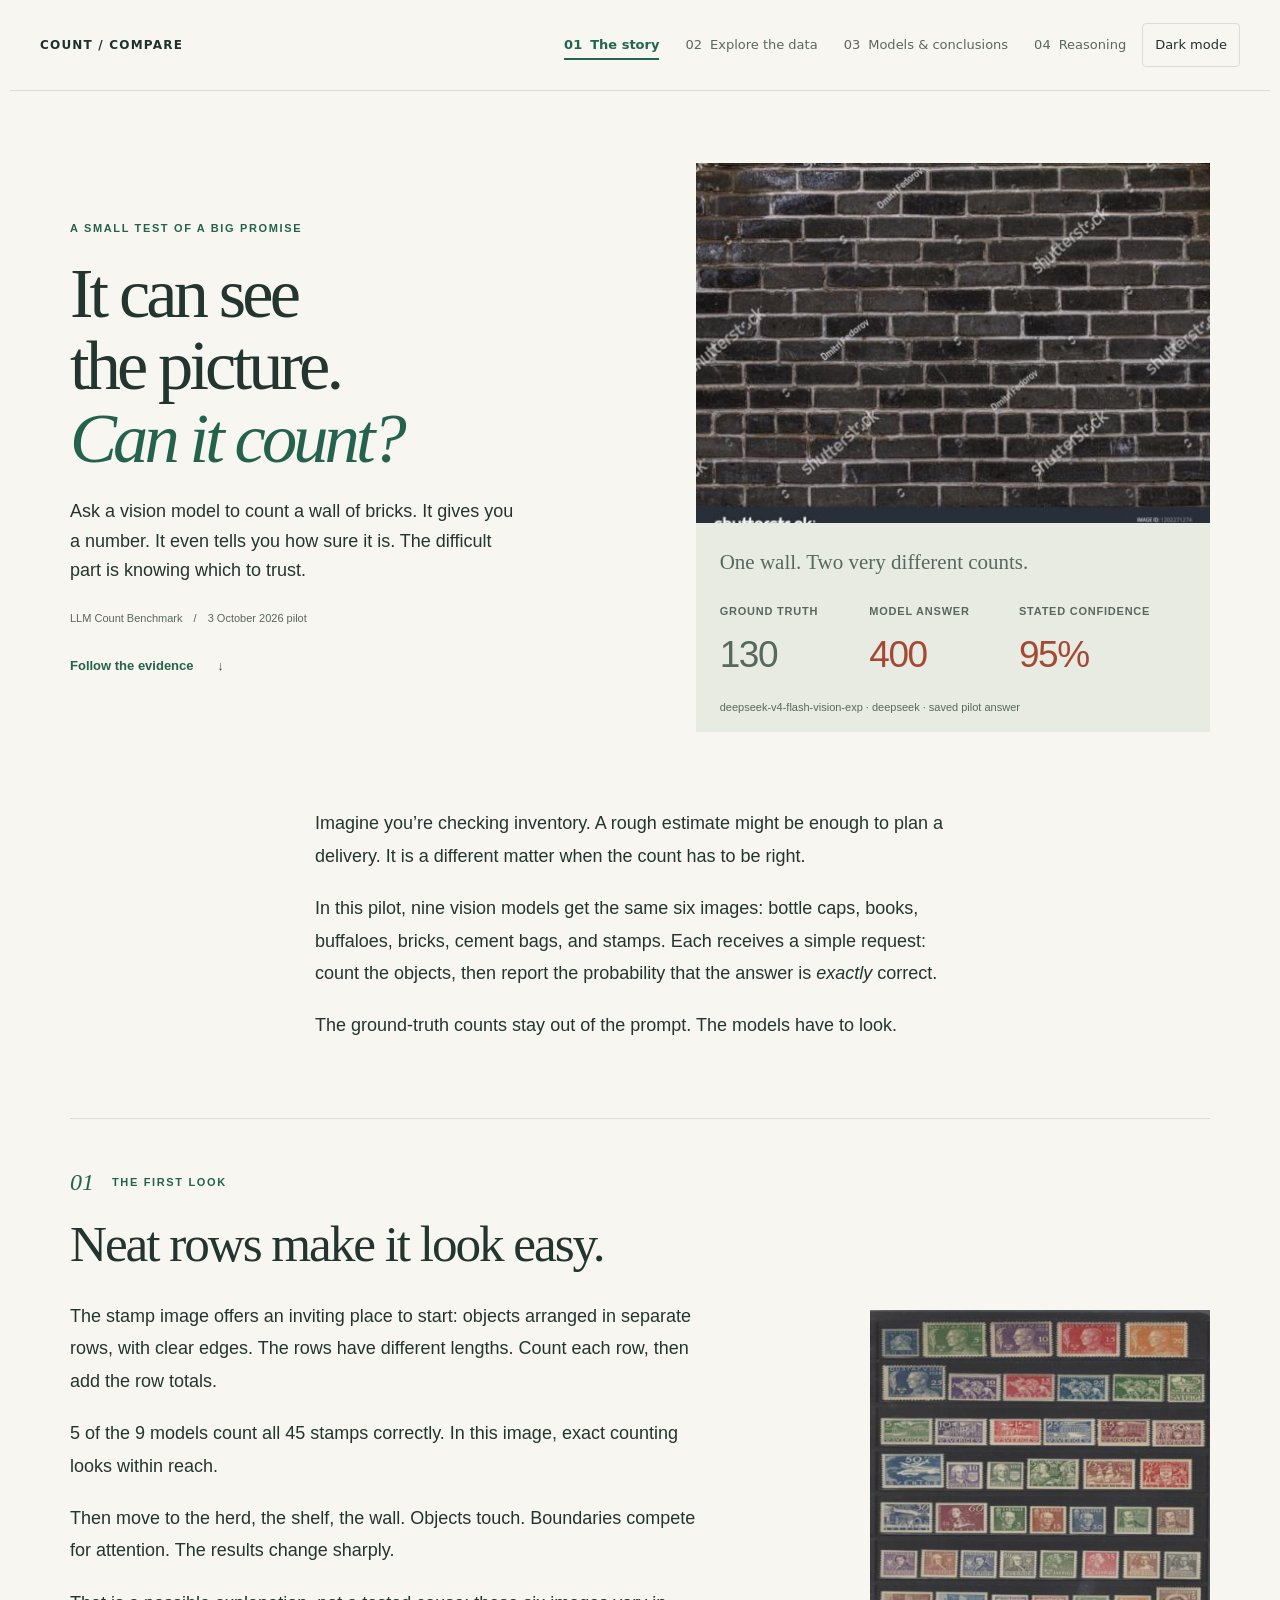
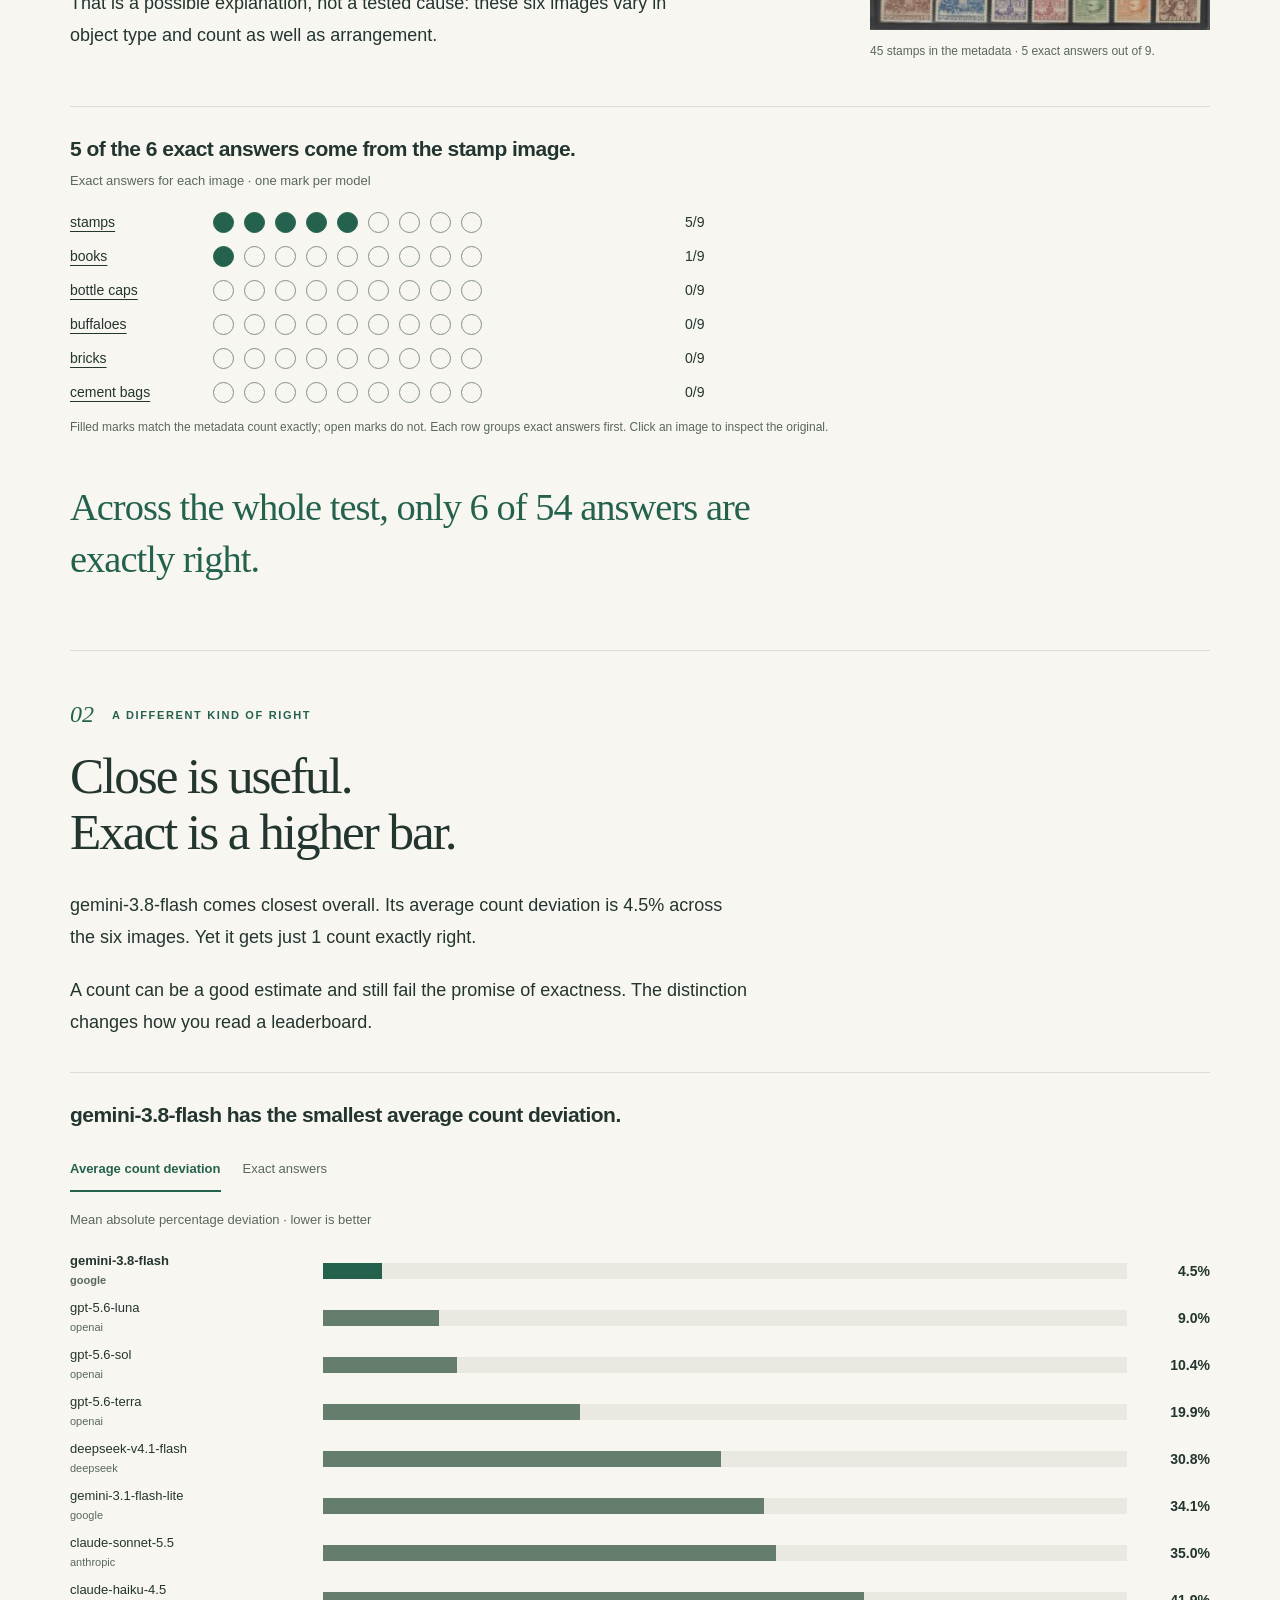
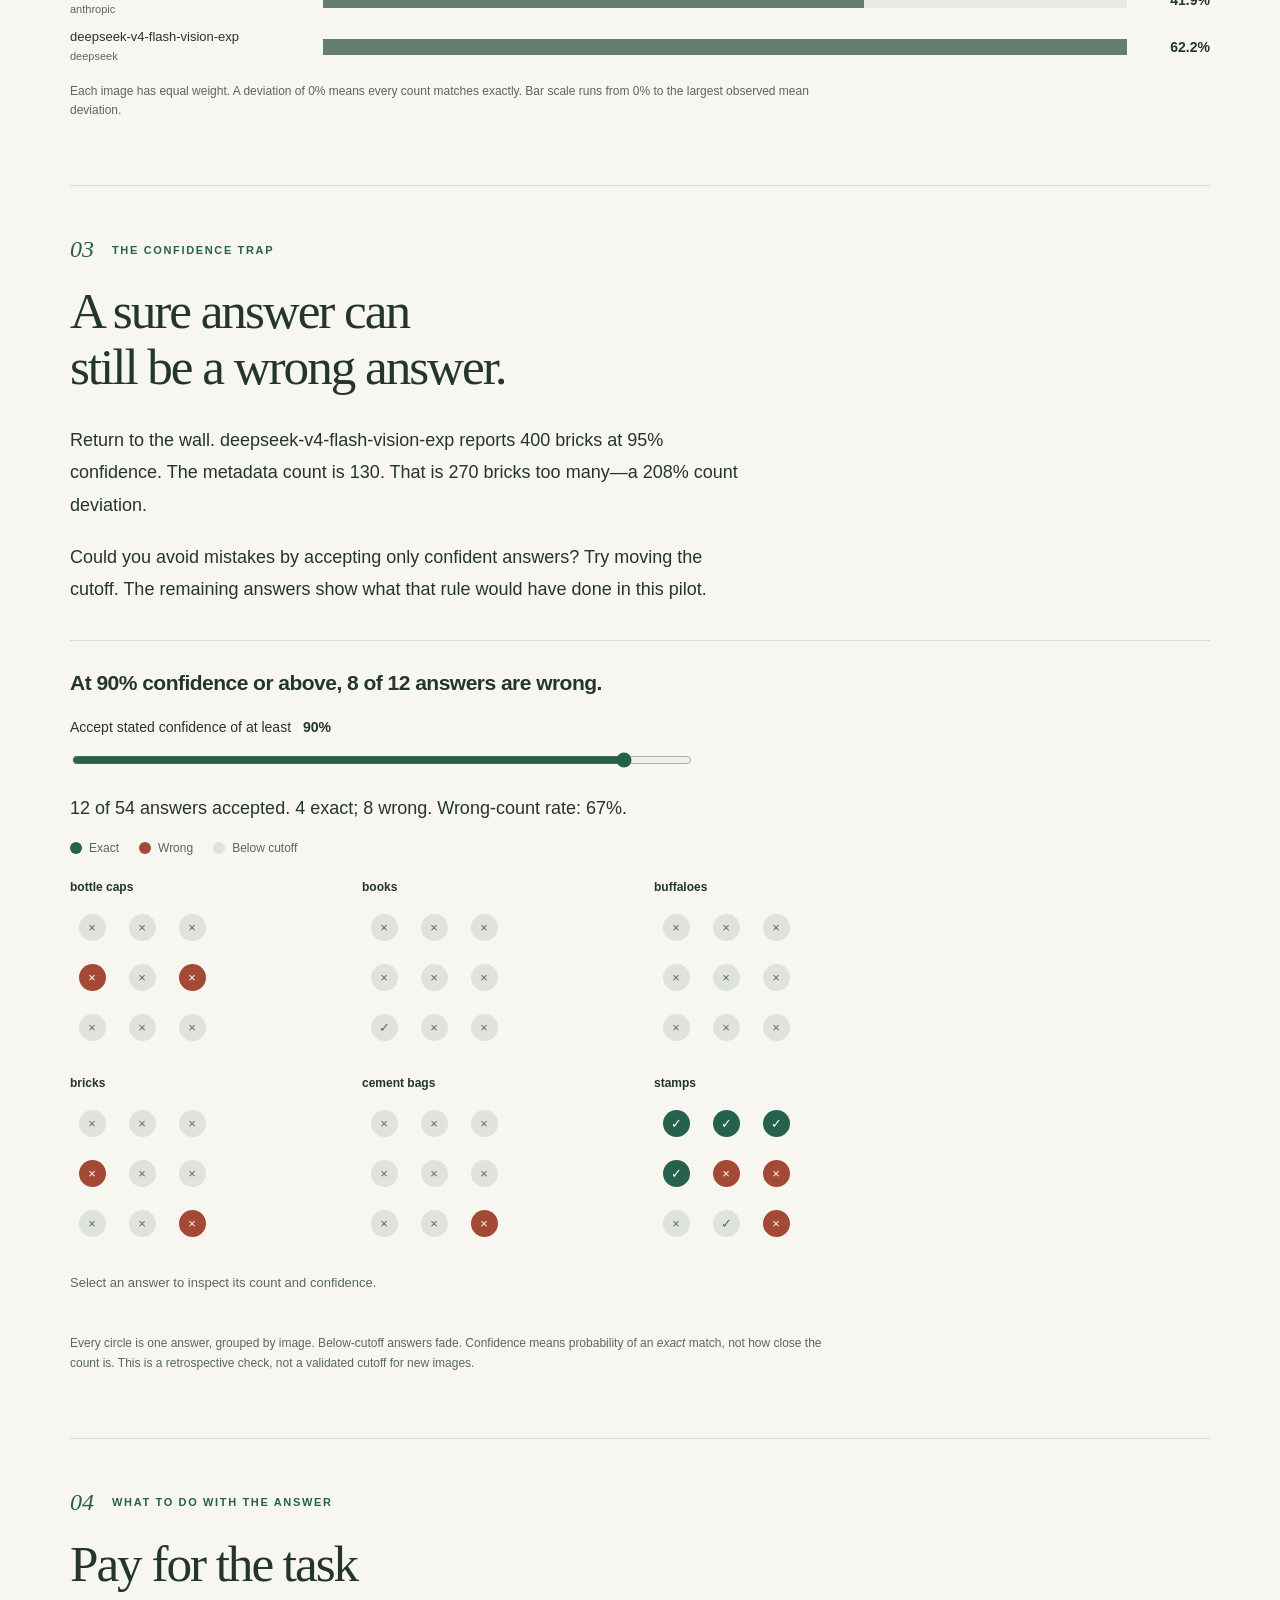
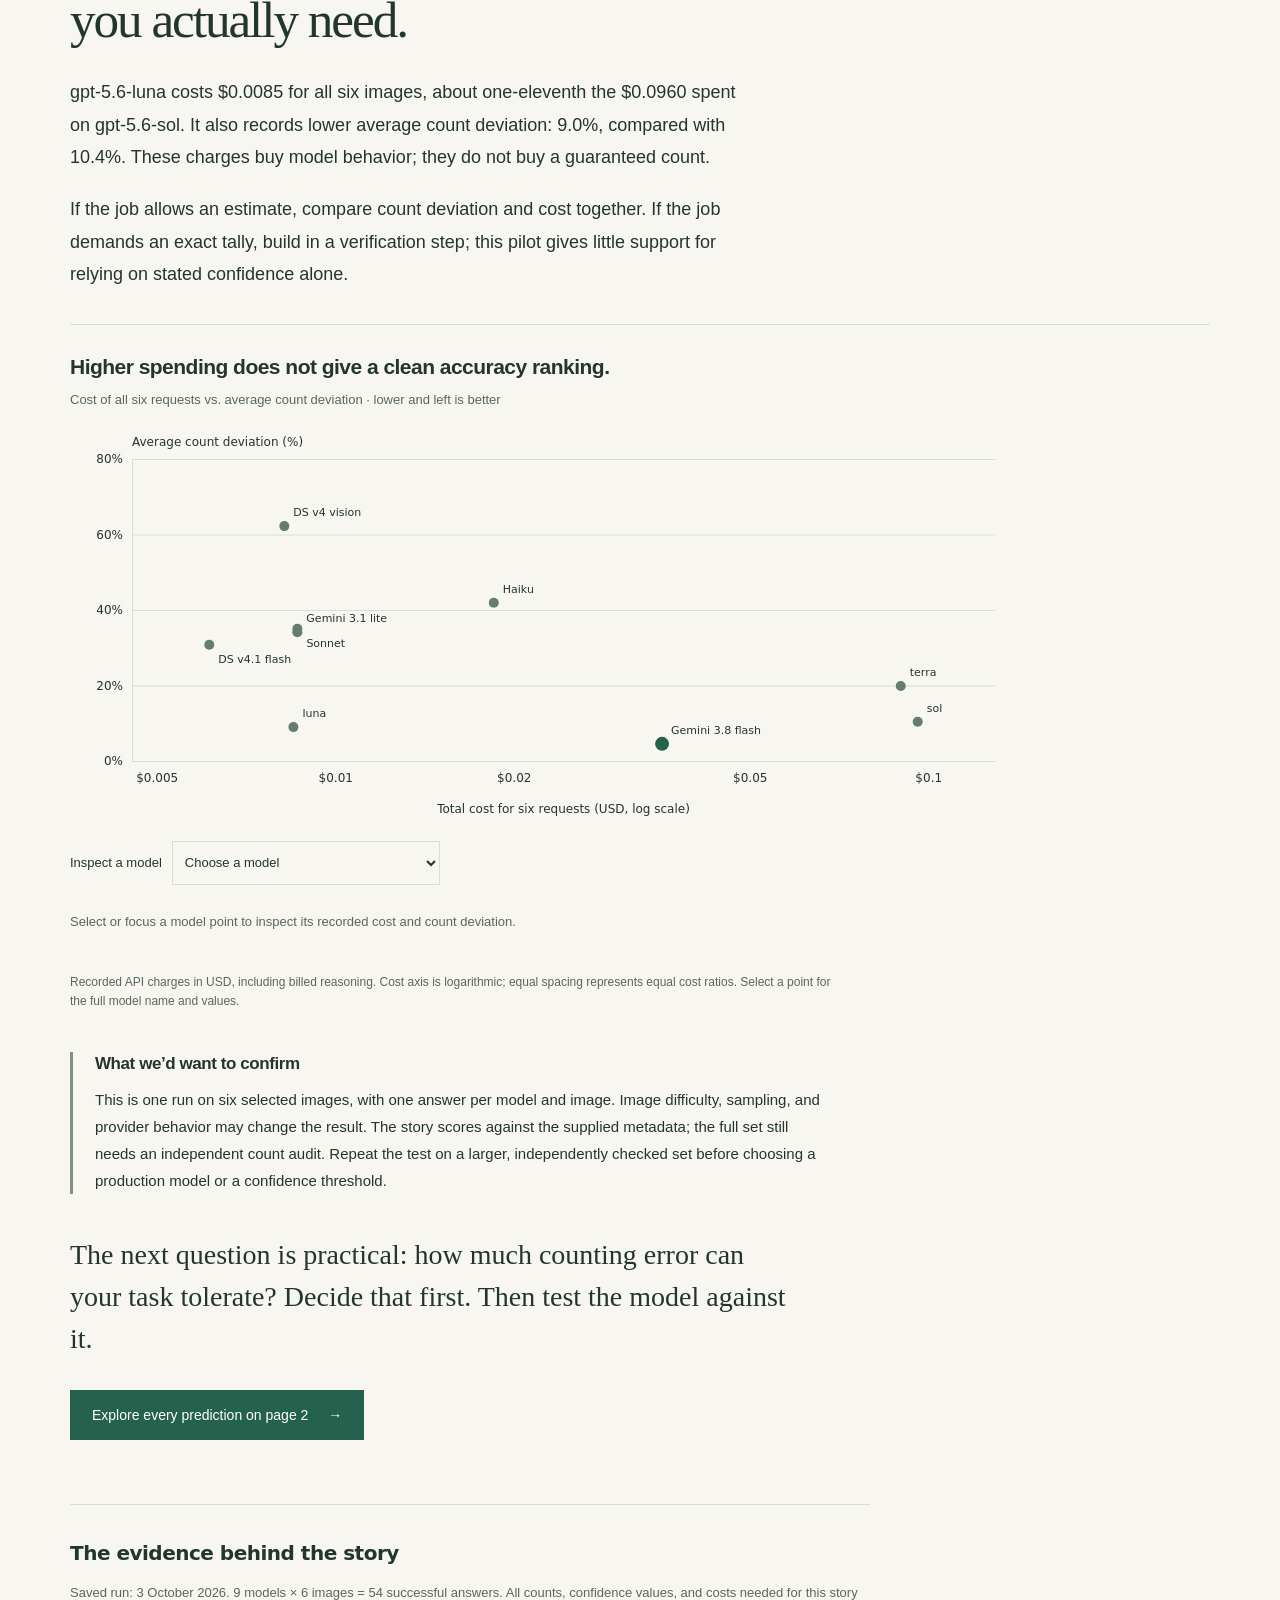
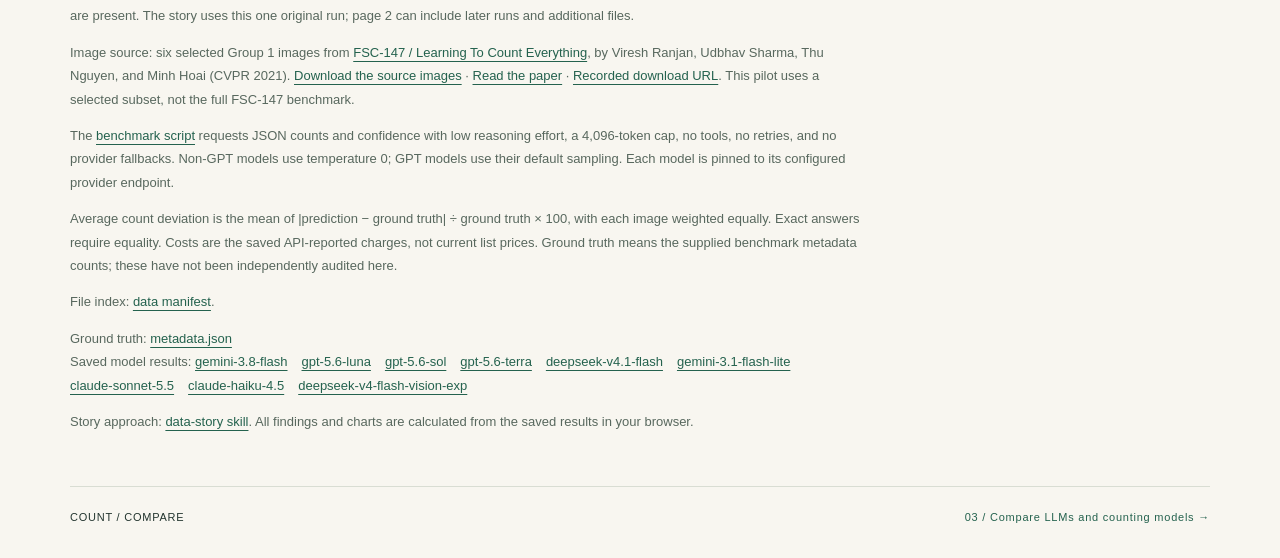
<file: index.html>
<!doctype html>
<html lang="en">
<head>
  <meta charset="utf-8">
  <meta name="color-scheme" content="light dark">
  <meta name="viewport" content="width=device-width, initial-scale=1">
  <meta name="description" content="Nine vision models, six crowded images, and the gap between a plausible count and an exact one. A data story from the LLM Count Benchmark.">
  <script src="theme.js?v=2"></script>
  <link rel="stylesheet" href="theme.css?v=2">
  <title>Can it count? / Count Compare</title>
  <link rel="stylesheet" href="navigation.css?v=3">
  <link rel="stylesheet" href="story.css?v=2">
  <script src="vendor/d3.min.js" defer></script>
  <script src="story.js?v=2" defer></script>
</head>
<body>
  <a class="skip-link" href="#story">Skip to story</a>
  <nav class="page-nav" aria-label="Benchmark pages"><a class="page-brand" href="index.html">COUNT / COMPARE</a><div><a href="index.html" aria-current="page">01 <span>The story</span></a><a href="compare.html">02 <span>Explore the data</span></a><a href="insights.html">03 <span>Models & conclusions</span></a><a href="reasoning.html">04 <span>Reasoning</span></a></div><button id="theme-toggle" class="theme-toggle" type="button" aria-label="Switch to dark mode">Dark mode</button></nav>
  <main id="story">
    <header class="hero">
      <div class="hero-copy">
        <p class="eyebrow">A SMALL TEST OF A BIG PROMISE</p>
        <h1>It can see<br>the picture.<br><em>Can it count?</em></h1>
        <p class="dek">Ask a vision model to count a wall of bricks. It gives you a number. It even tells you how sure it is. The difficult part is knowing which to trust.</p>
        <p class="byline">LLM Count Benchmark <span aria-hidden="true">/</span> <time datetime="2026-10-03">3 October 2026 pilot</time></p>
        <a class="read-link" href="#first-look">Follow the evidence <span aria-hidden="true">↓</span></a>
      </div>
      <figure class="hero-image">
        <a href="data/group1/2373.jpg" target="_blank" rel="noopener" aria-label="Open the original brick image"><img src="data/group1/2373.jpg" alt="A wall of dark bricks with staggered rows and pale mortar." width="384" height="384"></a>
        <figcaption><span>One wall. Two very different counts.</span><div class="hero-counts"><div><small>GROUND TRUTH</small><strong id="hero-actual">—</strong></div><div><small>MODEL ANSWER</small><strong id="hero-predicted">—</strong></div><div><small>STATED CONFIDENCE</small><strong id="hero-confidence">—</strong></div></div><p id="hero-source">Loading the recorded answer…</p></figcaption>
      </figure>
    </header>
    <p id="story-status" class="load-status" role="status">Reading the saved pilot results…</p>
    <div id="story-content" hidden>
      <div class="story-intro"><p>Imagine you’re checking inventory. A rough estimate might be enough to plan a delivery. It is a different matter when the count has to be right.</p><p>In this pilot, nine vision models get the same six images: bottle caps, books, buffaloes, bricks, cement bags, and stamps. Each receives a simple request: count the objects, then report the probability that the answer is <em>exactly</em> correct.</p><p>The ground-truth counts stay out of the prompt. The models have to look.</p></div>
      <section id="first-look" class="story-beat">
        <div class="beat-heading"><span class="beat-number">01</span><p class="eyebrow">THE FIRST LOOK</p></div>
        <h2>Neat rows make it look easy.</h2>
        <div class="split"><div class="prose"><p>The stamp image offers an inviting place to start: objects arranged in separate rows, with clear edges. The rows have different lengths. Count each row, then add the row totals.</p><p id="stamp-finding"></p><p>Then move to the herd, the shelf, the wall. Objects touch. Boundaries compete for attention. The results change sharply.</p><p>That is a possible explanation, not a tested cause: these six images vary in object type and count as well as arrangement.</p></div><figure class="stamp-figure"><a href="data/group1/2933.jpg" target="_blank" rel="noopener"><img src="data/group1/2933.jpg" alt="Postage stamps arranged in seven rows of different lengths." width="384" height="384" loading="lazy"></a><figcaption id="stamp-caption"></figcaption></figure></div>
        <figure class="story-figure"><h3 id="image-chart-title"></h3><p class="chart-subtitle">Exact answers for each image · one mark per model</p><div id="image-chart" class="image-chart"></div><figcaption>Filled marks match the metadata count exactly; open marks do not. Each row groups exact answers first. Click an image to inspect the original.</figcaption></figure>
        <p class="revelation" id="exact-revelation"></p>
      </section>
      <section id="close" class="story-beat">
        <div class="beat-heading"><span class="beat-number">02</span><p class="eyebrow">A DIFFERENT KIND OF RIGHT</p></div>
        <h2>Close is useful.<br>Exact is a higher bar.</h2>
        <div class="prose"><p id="winner-finding"></p><p>A count can be a good estimate and still fail the promise of exactness. The distinction changes how you read a leaderboard.</p></div>
        <figure class="story-figure"><h3 id="ranking-title"></h3><div class="metric-switch" role="group" aria-label="Choose counting measure"><button type="button" data-measure="deviation" aria-pressed="true">Average count deviation</button><button type="button" data-measure="exact" aria-pressed="false">Exact answers</button></div><p class="chart-subtitle" id="ranking-subtitle"></p><div id="ranking-chart"></div><figcaption id="ranking-note"></figcaption></figure>
      </section>
      <section id="confidence" class="story-beat">
        <div class="beat-heading"><span class="beat-number">03</span><p class="eyebrow">THE CONFIDENCE TRAP</p></div>
        <h2>A sure answer can<br>still be a wrong answer.</h2>
        <div class="prose"><p id="brick-finding"></p><p>Could you avoid mistakes by accepting only confident answers? Try moving the cutoff. The remaining answers show what that rule would have done in this pilot.</p></div>
        <figure class="story-figure confidence-figure"><h3 id="confidence-title"></h3><div class="cutoff-control"><label for="confidence-cutoff">Accept stated confidence of at least <output id="cutoff-value" for="confidence-cutoff">90%</output></label><input id="confidence-cutoff" type="range" min="0" max="100" step="1" value="90"></div><p id="cutoff-summary" class="cutoff-summary" aria-live="polite"></p><div class="dot-legend"><span><i class="dot-key exact"></i> Exact</span><span><i class="dot-key wrong"></i> Wrong</span><span><i class="dot-key excluded"></i> Below cutoff</span></div><div id="confidence-chart" class="confidence-grid"></div><p id="answer-detail" class="answer-detail" aria-live="polite">Select an answer to inspect its count and confidence.</p><figcaption>Every circle is one answer, grouped by image. Below-cutoff answers fade. Confidence means probability of an <em>exact</em> match, not how close the count is. This is a retrospective check, not a validated cutoff for new images.</figcaption></figure>
      </section>
      <section id="cost" class="story-beat">
        <div class="beat-heading"><span class="beat-number">04</span><p class="eyebrow">WHAT TO DO WITH THE ANSWER</p></div>
        <h2>Pay for the task<br>you actually need.</h2>
        <div class="prose"><p id="cost-finding"></p><p>If the job allows an estimate, compare count deviation and cost together. If the job demands an exact tally, build in a verification step; this pilot gives little support for relying on stated confidence alone.</p></div>
        <figure class="story-figure"><h3>Higher spending does not give a clean accuracy ranking.</h3><p class="chart-subtitle">Cost of all six requests vs. average count deviation · lower and left is better</p><div id="cost-chart" class="cost-chart"></div><label class="cost-select" for="cost-model">Inspect a model <select id="cost-model"></select></label><p id="cost-detail" class="answer-detail" aria-live="polite"></p><figcaption>Recorded API charges in USD, including billed reasoning. Cost axis is logarithmic; equal spacing represents equal cost ratios. Select a point for the full model name and values.</figcaption></figure>
        <div class="caveat"><h3>What we’d want to confirm</h3><p>This is one run on six selected images, with one answer per model and image. Image difficulty, sampling, and provider behavior may change the result. The story scores against the supplied metadata; the full set still needs an independent count audit. Repeat the test on a larger, independently checked set before choosing a production model or a confidence threshold.</p></div>
        <p class="closing">The next question is practical: how much counting error can your task tolerate? Decide that first. Then test the model against it.</p>
        <a class="explore-link" href="compare.html">Explore every prediction on page 2 <span aria-hidden="true">→</span></a>
      </section>
      <section class="methodology" aria-labelledby="methods-heading">
        <h2 id="methods-heading">The evidence behind the story</h2>
        <p id="sample-summary"></p>
        <p class="dataset-source">Image source: six selected Group 1 images from <a href="https://github.com/cvlab-stonybrook/LearningToCountEverything#dataset-download">FSC-147 / Learning To Count Everything</a>, by Viresh Ranjan, Udbhav Sharma, Thu Nguyen, and Minh Hoai (CVPR 2021). <a href="https://drive.google.com/file/d/1ymDYrGs9DSRicfZbSCDiOu0ikGDh5k6S/view?usp=sharing">Download the source images</a> · <a href="https://arxiv.org/abs/2104.08391">Read the paper</a> · <a href="data/data_source.txt">Recorded download URL</a>. This pilot uses a selected subset, not the full FSC-147 benchmark.</p>
        <p>The <a href="main3.py">benchmark script</a> requests JSON counts and confidence with low reasoning effort, a 4,096-token cap, no tools, no retries, and no provider fallbacks. Non-GPT models use temperature 0; GPT models use their default sampling. Each model is pinned to its configured provider endpoint.</p>
        <p>Average count deviation is the mean of |prediction − ground truth| ÷ ground truth × 100, with each image weighted equally. Exact answers require equality. Costs are the saved API-reported charges, not current list prices. Ground truth means the supplied benchmark metadata counts; these have not been independently audited here.</p>
        <p>File index: <a href="eval2/manifest.json">data manifest</a>.</p>
        <p id="source-links"></p>
        <p class="skill-credit">Story approach: <a href="https://raw.githubusercontent.com/sanand0/scripts/refs/heads/main/agents/data-story/SKILL.md">data-story skill</a>. All findings and charts are calculated from the saved results in your browser.</p>
      </section>
    </div>
    <noscript><p>Enable JavaScript to calculate the story from the saved results. You can also inspect the <a href="eval2/manifest.json">data manifest</a>.</p></noscript>
    <footer class="story-footer"><span>COUNT / COMPARE</span><a href="insights.html">03 / Compare LLMs and counting models →</a></footer>
  </main>
</body>
</html>
</file>
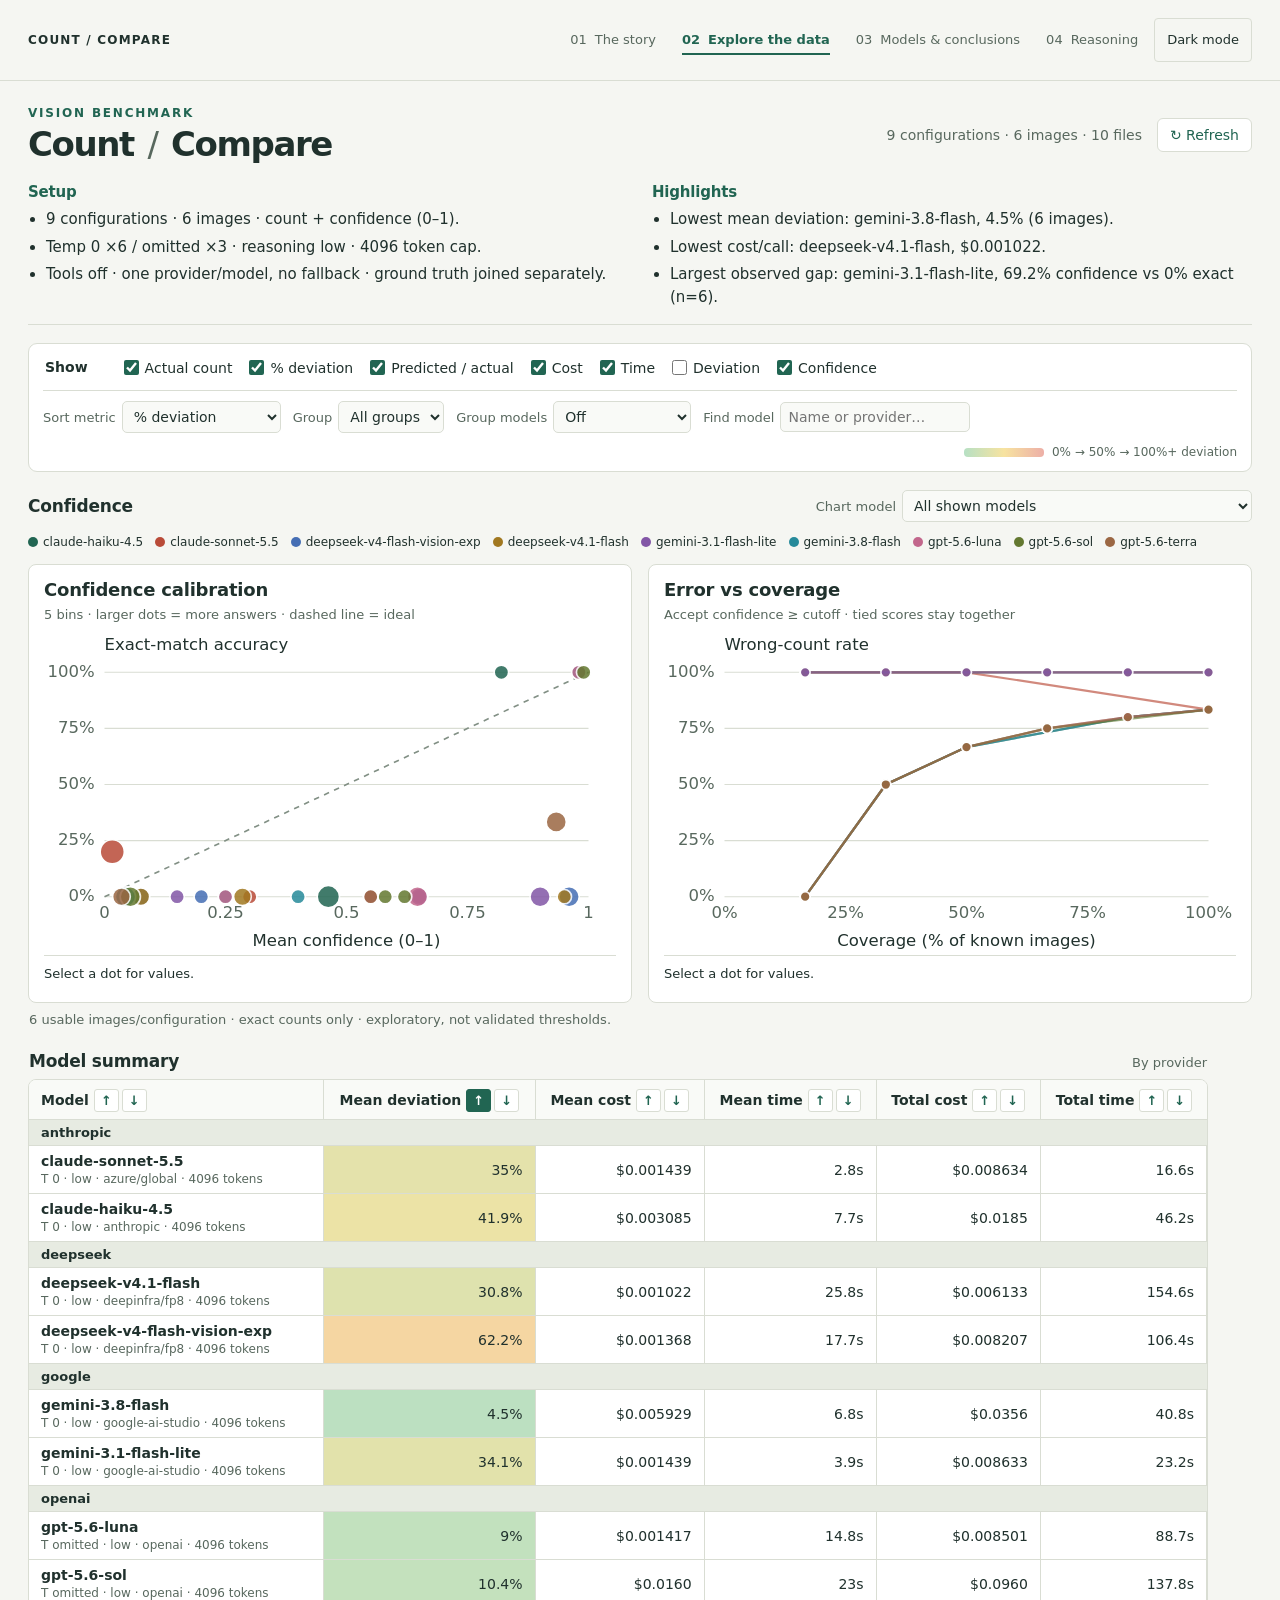
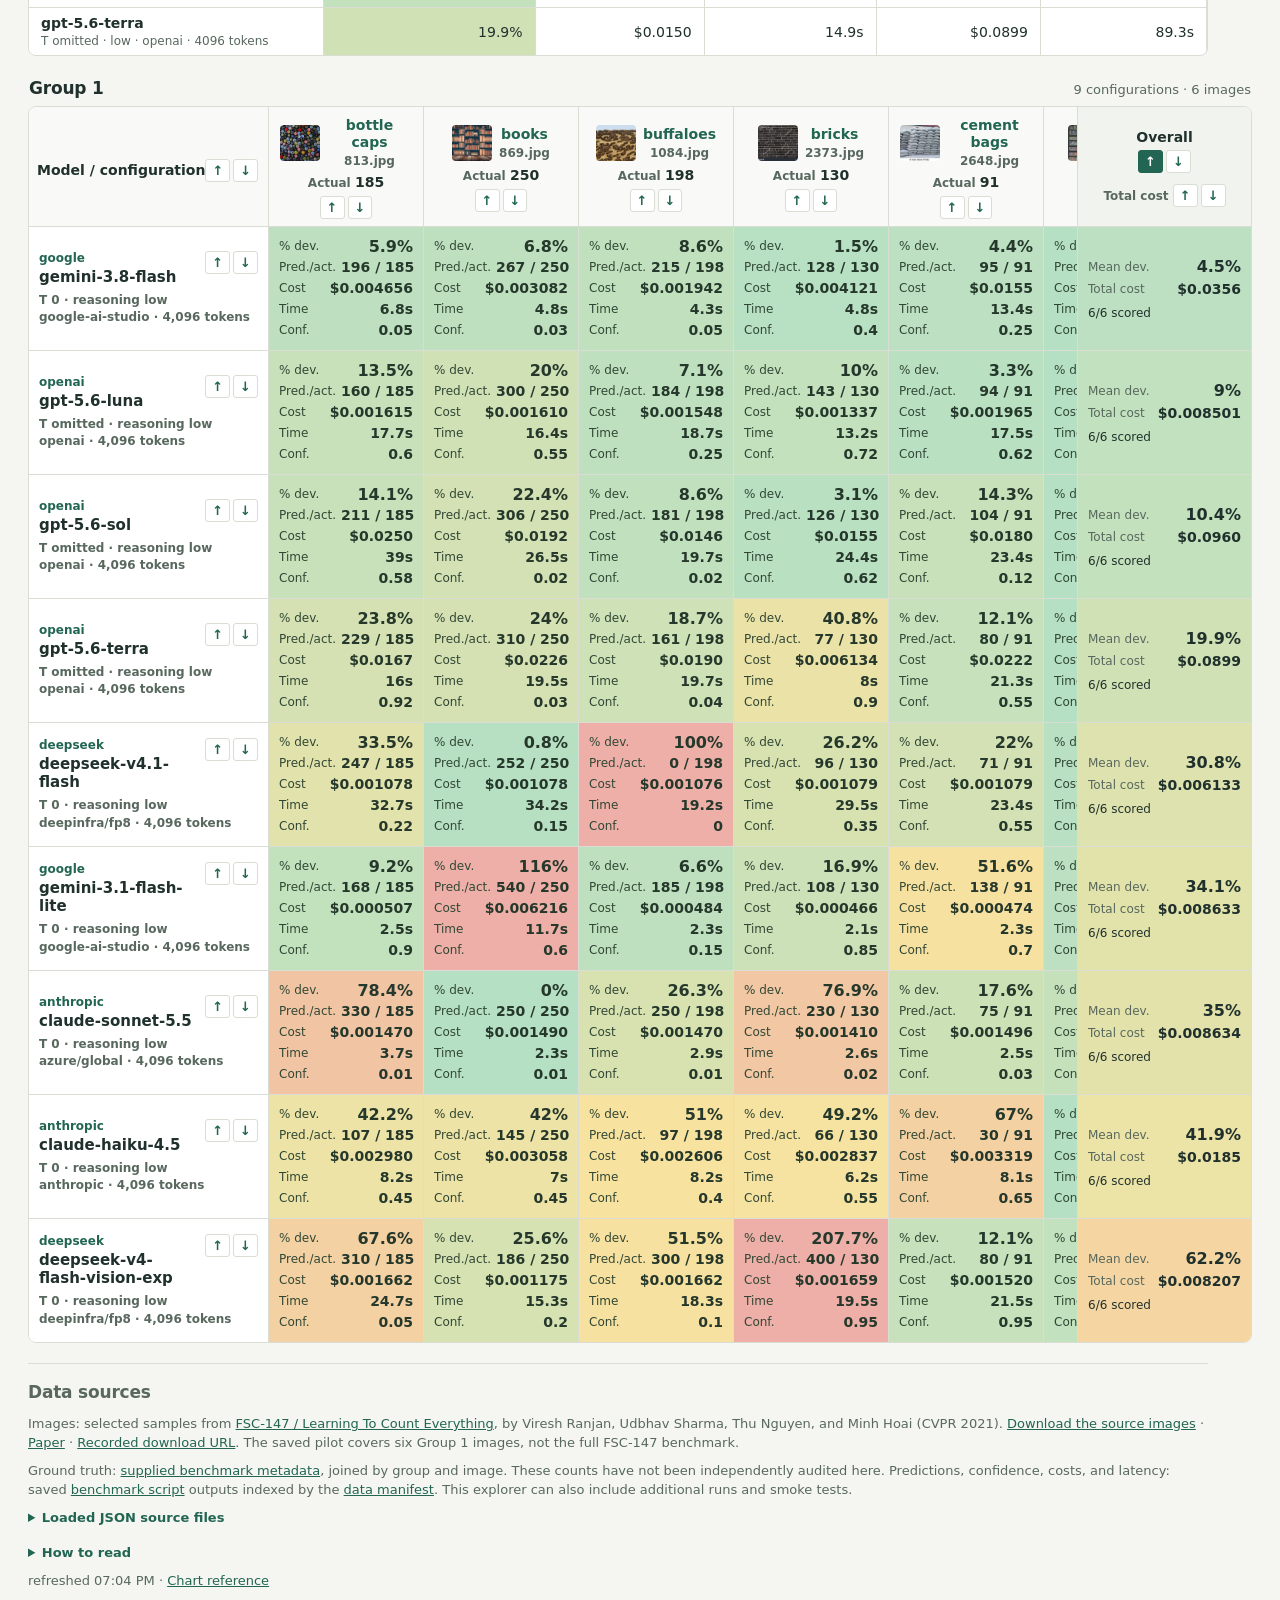
<file: compare.html>
<!doctype html>
<html lang="en">
<head>
  <meta charset="utf-8">
  <meta name="color-scheme" content="light dark">
  <meta name="viewport" content="width=device-width, initial-scale=1">
  <meta name="description" content="A compact comparison of image-counting predictions, confidence, cost and latency.">
  <script src="theme.js?v=2"></script>
  <link rel="stylesheet" href="theme.css?v=2">
  <title>Count / Compare</title>
  <link rel="stylesheet" href="styles.css?v=3">
  <link rel="stylesheet" href="navigation.css?v=3">
  <script src="charts.js?v=2" defer></script>
  <script src="app.js?v=3" defer></script>
</head>
<body>
  <nav class="page-nav" aria-label="Benchmark pages"><a class="page-brand" href="index.html">COUNT / COMPARE</a><div><a href="index.html">01 <span>The story</span></a><a href="compare.html" aria-current="page">02 <span>Explore the data</span></a><a href="insights.html">03 <span>Models & conclusions</span></a><a href="reasoning.html">04 <span>Reasoning</span></a></div><button id="theme-toggle" class="theme-toggle" type="button" aria-label="Switch to dark mode">Dark mode</button></nav>
  <main>
    <header class="masthead">
      <div><p class="eyebrow">VISION BENCHMARK</p><h1>Count <span>/</span> Compare</h1></div>
      <div class="header-right"><p id="summary" aria-live="polite">Loading results…</p><button id="reload" type="button">↻ Refresh</button></div>
    </header>
    <section class="overview" aria-label="Benchmark setup and observations">
      <div><h2>Setup</h2><ul id="setup-notes"><li>Loading configuration…</li></ul></div>
      <div><h2>Highlights</h2><ul id="model-observations"><li>Loading observations…</li></ul></div>
    </section>
    <section class="controls" aria-label="Table settings">
      <fieldset id="metrics"><legend>Show</legend></fieldset>
      <div class="control-row">
        <label>Sort metric <select id="sort-metric" aria-label="Metric for row and column sorting"></select></label>
        <label>Group <select id="group-filter" aria-label="Filter image group"><option value="">All groups</option></select></label>
        <label>Group models <select id="provider-grouping" aria-label="Group models by provider"><option value="">Off</option><option value="asc">Provider A → Z</option><option value="desc">Provider Z → A</option></select></label>
        <label class="search-label">Find model <input id="search" type="search" placeholder="Name or provider…"></label>
        <div class="legend"><span class="ramp" aria-hidden="true"></span><span>0% → 50% → 100%+ deviation</span></div>
      </div>
    </section>
    <details id="warnings" hidden><summary></summary><ul></ul></details>
    <div id="confidence-charts"></div>
    <div id="model-summary"></div>
    <div id="results" aria-live="polite"></div>
    <footer>
      <section class="data-sources" aria-labelledby="data-sources-heading">
        <h2 id="data-sources-heading">Data sources</h2>
        <p class="dataset-source">Images: selected samples from <a href="https://github.com/cvlab-stonybrook/LearningToCountEverything#dataset-download">FSC-147 / Learning To Count Everything</a>, by Viresh Ranjan, Udbhav Sharma, Thu Nguyen, and Minh Hoai (CVPR 2021). <a href="https://drive.google.com/file/d/1ymDYrGs9DSRicfZbSCDiOu0ikGDh5k6S/view?usp=sharing">Download the source images</a> · <a href="https://arxiv.org/abs/2104.08391">Paper</a> · <a href="data/data_source.txt">Recorded download URL</a>. The saved pilot covers six Group 1 images, not the full FSC-147 benchmark.</p>
        <p>Ground truth: <a href="eval2/metadata.json">supplied benchmark metadata</a>, joined by group and image. These counts have not been independently audited here. Predictions, confidence, costs, and latency: saved <a href="main3.py">benchmark script</a> outputs indexed by the <a href="eval2/manifest.json">data manifest</a>. This explorer can also include additional runs and smoke tests.</p>
        <details class="method-notes"><summary>Loaded JSON source files</summary><ul id="loaded-source-links"><li>Loading source files…</li></ul></details>
      </section>
      <details class="method-notes"><summary>How to read</summary>
        <p>% deviation = |predicted − actual| / actual × 100; Δ count = predicted − actual. Mean deviation weights images equally, excluding missing predictions and zero actual counts. Confidence is P(exact count); chart accuracy requires an exact match.</p>
        <p>Header arrows sort models; model-row arrows sort images. Provider grouping keeps sorts within providers. Missing values stay last. Cost/time means exclude missing values and skipped calls; totals include known failed-call charges. * marks a partial total. Times are summed request latencies, not wall time.</p>
        <p>Latest record wins per image/configuration. Totals cover displayed records. Charts omit invalid confidence and ambiguous ground truth; coverage includes all images with known ground truth. Equal-confidence answers share one cutoff.</p>
      </details>
      <p><span id="loaded-at"></span> · <a href="https://sanand0.github.io/llmevals/confidence-calibration/" target="_blank" rel="noopener">Chart reference</a></p>
    </footer>
    <noscript>Enable JavaScript to load the result files.</noscript>
  </main>
</body>
</html>
</file>
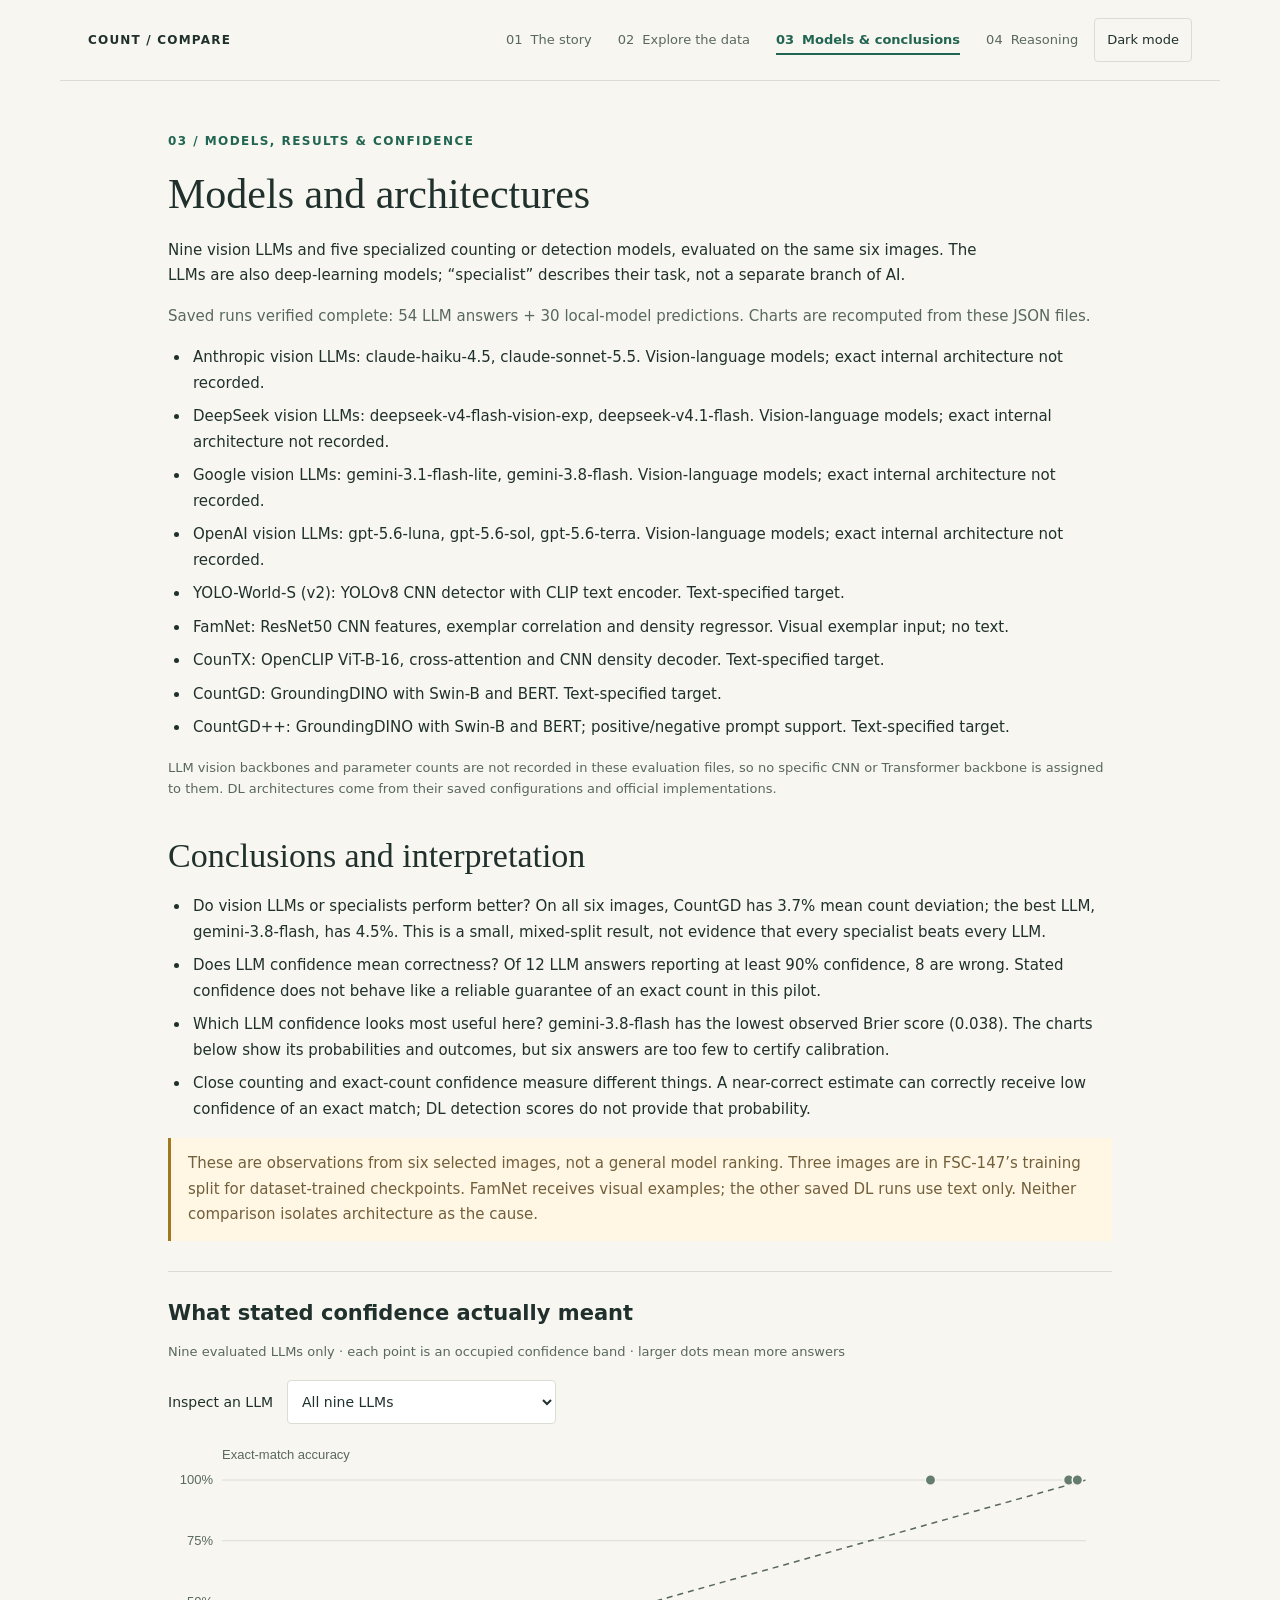
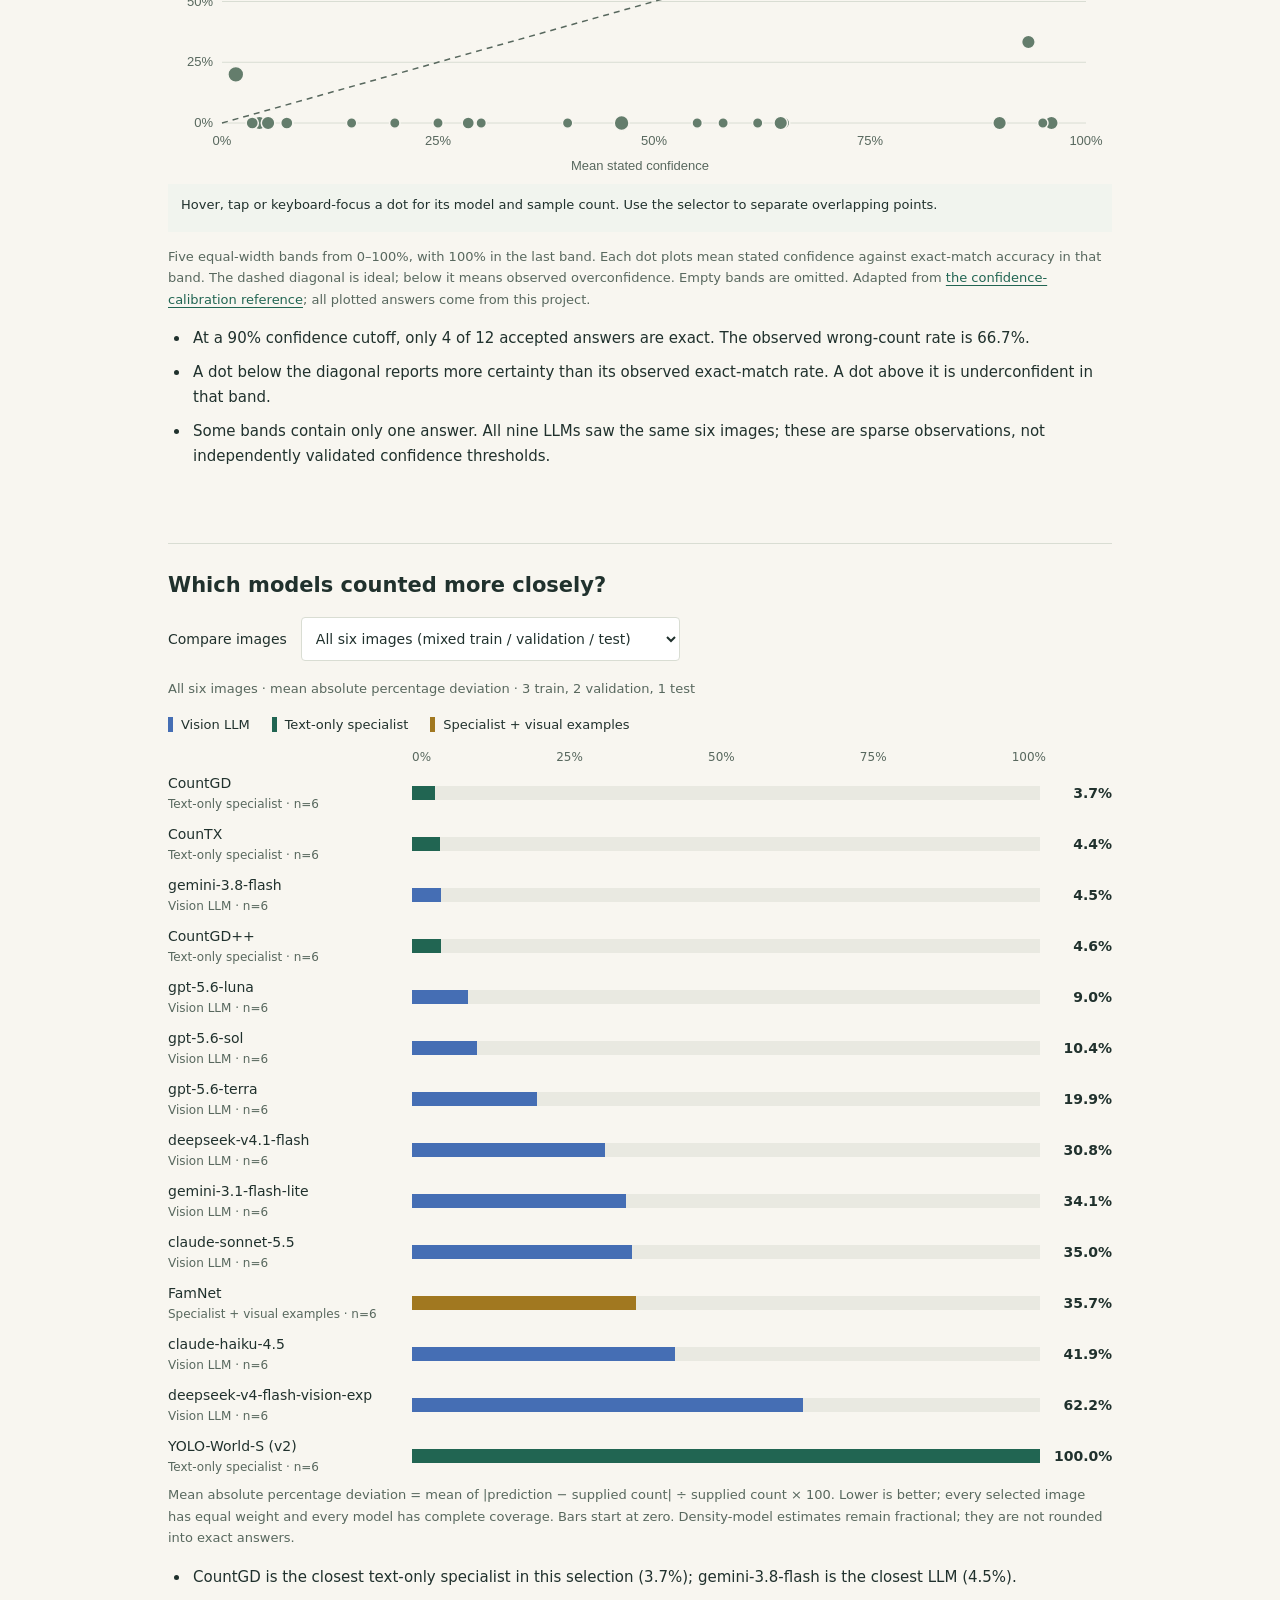
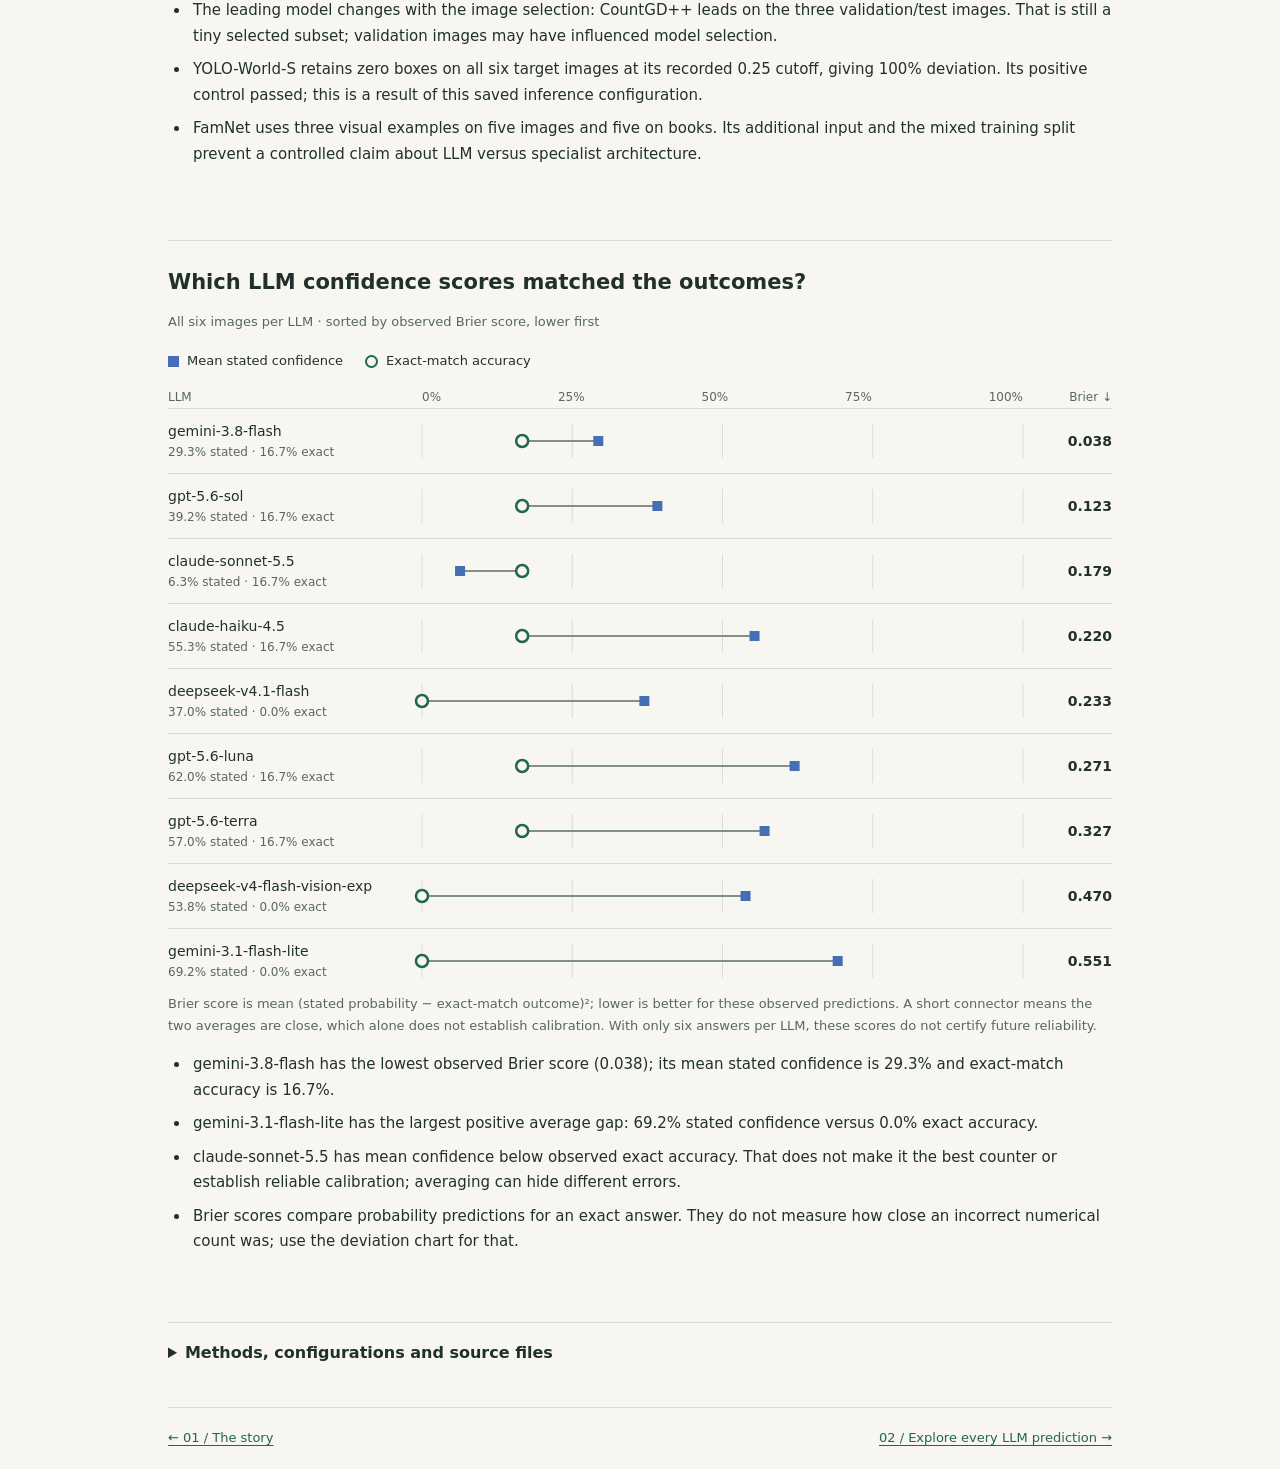
<file: insights.html>
<!doctype html>
<html lang="en">
<head>
  <meta charset="utf-8">
  <meta name="viewport" content="width=device-width, initial-scale=1">
  <meta name="color-scheme" content="light dark">
  <meta name="description" content="Nine vision LLMs and five counting models: observed counting deviation, confidence calibration and the limits of a six-image pilot.">
  <title>Models, results & confidence / Count Compare</title>
  <script src="theme.js?v=2"></script>
  <link rel="stylesheet" href="theme.css?v=2">
  <link rel="stylesheet" href="navigation.css?v=3">
  <link rel="stylesheet" href="insights.css?v=1">
  <script type="module" src="insights.js?v=1"></script>
</head>
<body>
  <a class="skip-link" href="#insights">Skip to comparison</a>
  <nav class="page-nav" aria-label="Benchmark pages"><a class="page-brand" href="index.html">COUNT / COMPARE</a><div><a href="index.html">01 <span>The story</span></a><a href="compare.html">02 <span>Explore the data</span></a><a href="insights.html" aria-current="page">03 <span>Models & conclusions</span></a><a href="reasoning.html">04 <span>Reasoning</span></a></div><button id="theme-toggle" class="theme-toggle" type="button" aria-label="Switch to dark mode">Dark mode</button></nav>
  <main id="insights">
    <header><p class="eyebrow">03 / MODELS, RESULTS & CONFIDENCE</p><h1>Models and architectures</h1><p>Nine vision LLMs and five specialized counting or detection models, evaluated on the same six images. The LLMs are also deep-learning models; “specialist” describes their task, not a separate branch of AI.</p></header>
    <p id="insights-status" role="status">Checking the saved results…</p>
    <div id="insights-content" hidden>
      <ul id="model-list" class="reading-list"></ul>
      <p class="small-note">LLM vision backbones and parameter counts are not recorded in these evaluation files, so no specific CNN or Transformer backbone is assigned to them. DL architectures come from their saved configurations and official implementations.</p>
      <section aria-labelledby="conclusions-heading">
        <h2 id="conclusions-heading">Conclusions and interpretation</h2>
        <ul id="conclusions" class="reading-list"></ul>
        <p class="scope-note">These are observations from six selected images, not a general model ranking. Three images are in FSC-147’s training split for dataset-trained checkpoints. FamNet receives visual examples; the other saved DL runs use text only. Neither comparison isolates architecture as the cause.</p>

        <figure class="chart-section" aria-labelledby="calibration-heading">
          <h3 id="calibration-heading">What stated confidence actually meant</h3>
          <p class="chart-note">Nine evaluated LLMs only · each point is an occupied confidence band · larger dots mean more answers</p>
          <label class="control" for="confidence-model">Inspect an LLM <select id="confidence-model"><option value="all">All nine LLMs</option></select></label>
          <div id="calibration-chart" class="plot"></div>
          <p id="calibration-detail" class="chart-detail" aria-live="polite">Hover, tap or keyboard-focus a dot for its model and sample count. Use the selector to separate overlapping points.</p>
          <figcaption>Five equal-width bands from 0–100%, with 100% in the last band. Each dot plots mean stated confidence against exact-match accuracy in that band. The dashed diagonal is ideal; below it means observed overconfidence. Empty bands are omitted. Adapted from <a href="https://sanand0.github.io/llmevals/confidence-calibration/">the confidence-calibration reference</a>; all plotted answers come from this project.</figcaption>
          <ul id="calibration-reading" class="reading-list chart-reading"></ul>
        </figure>

        <figure class="chart-section" aria-labelledby="comparison-heading">
          <h3 id="comparison-heading">Which models counted more closely?</h3>
          <label class="control" for="comparison-scope">Compare images <select id="comparison-scope"><option value="all">All six images (mixed train / validation / test)</option><option value="nontrain">Three validation / test images</option></select></label>
          <p id="comparison-note" class="chart-note"></p>
          <div class="family-legend"><span class="family llm">Vision LLM</span><span class="family dl">Text-only specialist</span><span class="family exemplar">Specialist + visual examples</span></div>
          <div id="comparison-chart"></div>
          <figcaption>Mean absolute percentage deviation = mean of |prediction − supplied count| ÷ supplied count × 100. Lower is better; every selected image has equal weight and every model has complete coverage. Bars start at zero. Density-model estimates remain fractional; they are not rounded into exact answers.</figcaption>
          <ul id="comparison-reading" class="reading-list chart-reading"></ul>
        </figure>

        <figure class="chart-section" aria-labelledby="confidence-heading">
          <h3 id="confidence-heading">Which LLM confidence scores matched the outcomes?</h3>
          <p class="chart-note">All six images per LLM · sorted by observed Brier score, lower first</p>
          <p class="symbol-legend"><span><i class="stated-symbol" aria-hidden="true"></i> Mean stated confidence</span><span><i class="exact-symbol" aria-hidden="true"></i> Exact-match accuracy</span></p>
          <div id="confidence-chart"></div>
          <figcaption>Brier score is mean (stated probability − exact-match outcome)²; lower is better for these observed predictions. A short connector means the two averages are close, which alone does not establish calibration. With only six answers per LLM, these scores do not certify future reliability.</figcaption>
          <ul id="confidence-reading" class="reading-list chart-reading"></ul>
        </figure>
      </section>

      <details class="sources"><summary>Methods, configurations and source files</summary>
        <p>LLMs: the original 3 October 2026 run only, joined to supplied Group 1 counts by group and image. Local models: the five current successful CPU runs, with configurations and dependency/checkpoint hashes in their JSON. No new inference requests are made by this page.</p>
        <p>Confidence means P(exact count), not probability that an estimate is close. DL object scores are not comparable to that probability, so DL models are excluded from both confidence charts. CPU latencies and hosted LLM request latencies are different measurement settings; no speed or cost winner is inferred.</p>
        <p>Dataset: <a href="https://github.com/cvlab-stonybrook/LearningToCountEverything#dataset-download">FSC-147 / Learning To Count Everything</a>, Viresh Ranjan, Udbhav Sharma, Thu Nguyen and Minh Hoai (CVPR 2021). <a href="https://drive.google.com/file/d/1ymDYrGs9DSRicfZbSCDiOu0ikGDh5k6S/view?usp=sharing">Source images</a> · <a href="https://arxiv.org/abs/2104.08391">Paper</a> · <a href="data/data_source.txt">Recorded download URL</a>. Supplied counts have not been independently audited here.</p>
        <p><a href="DL-MODELS/README.md">DL setup and verification</a> · <a href="DL-MODELS/dataset-info.json">Dataset split provenance</a> · <a href="eval2/metadata.json">Scoring metadata</a> · <a href="main3.py">LLM runner</a></p>
        <ul id="insights-sources"></ul>
        <p>Presentation guidance: <a href="https://github.com/sanand0/scripts/blob/main/agents/data-story/SKILL.md">data-story</a> and <a href="https://github.com/sanand0/scripts/blob/main/agents/data-viz/SKILL.md">data-viz</a>. The confidence chart follows the <a href="https://sanand0.github.io/llmevals/confidence-calibration/">reference method</a>, using this project’s saved answers.</p>
      </details>
    </div>
    <noscript><p>Enable JavaScript to compute the charts from saved JSON. See the <a href="eval2/manifest.json">LLM manifest</a> and <a href="DL-MODELS/README.md">DL results documentation</a>.</p></noscript>
    <footer><a href="index.html">← 01 / The story</a><a href="compare.html">02 / Explore every LLM prediction →</a></footer>
  </main>
</body>
</html>
</file>
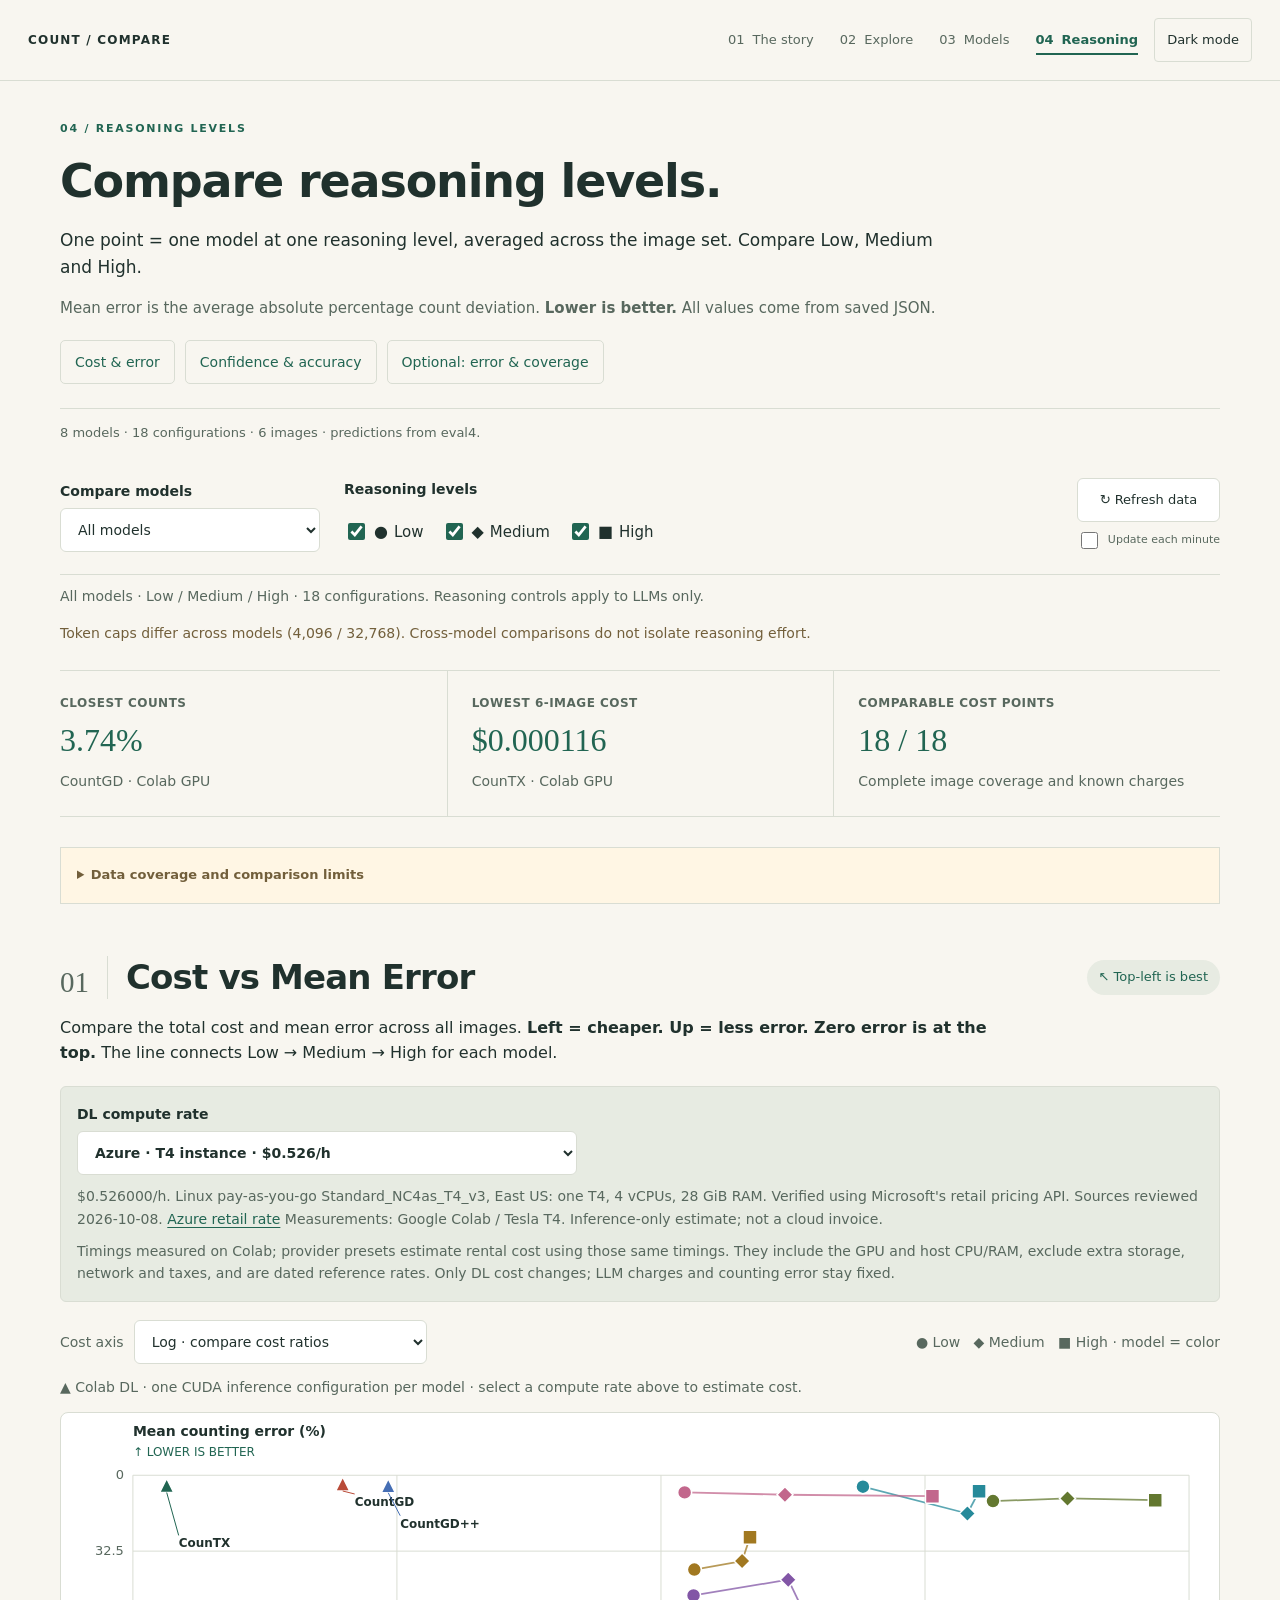
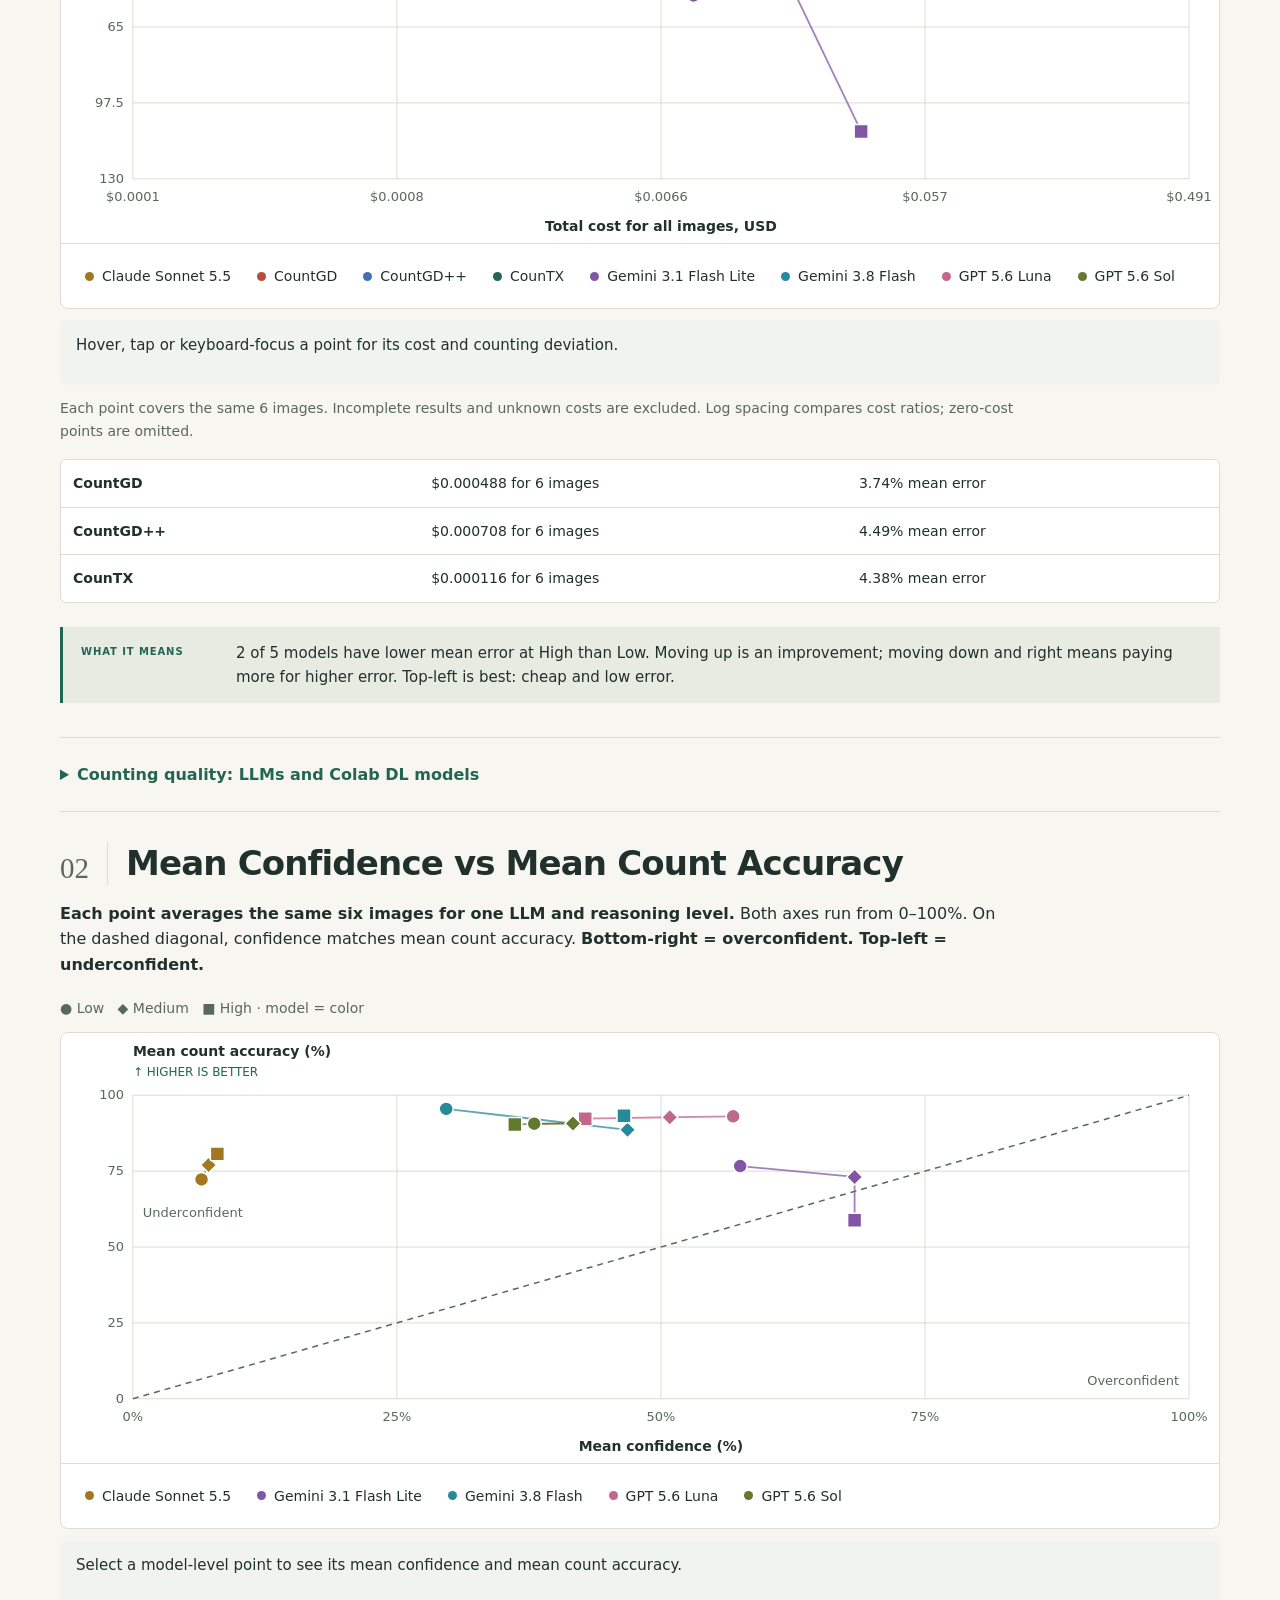
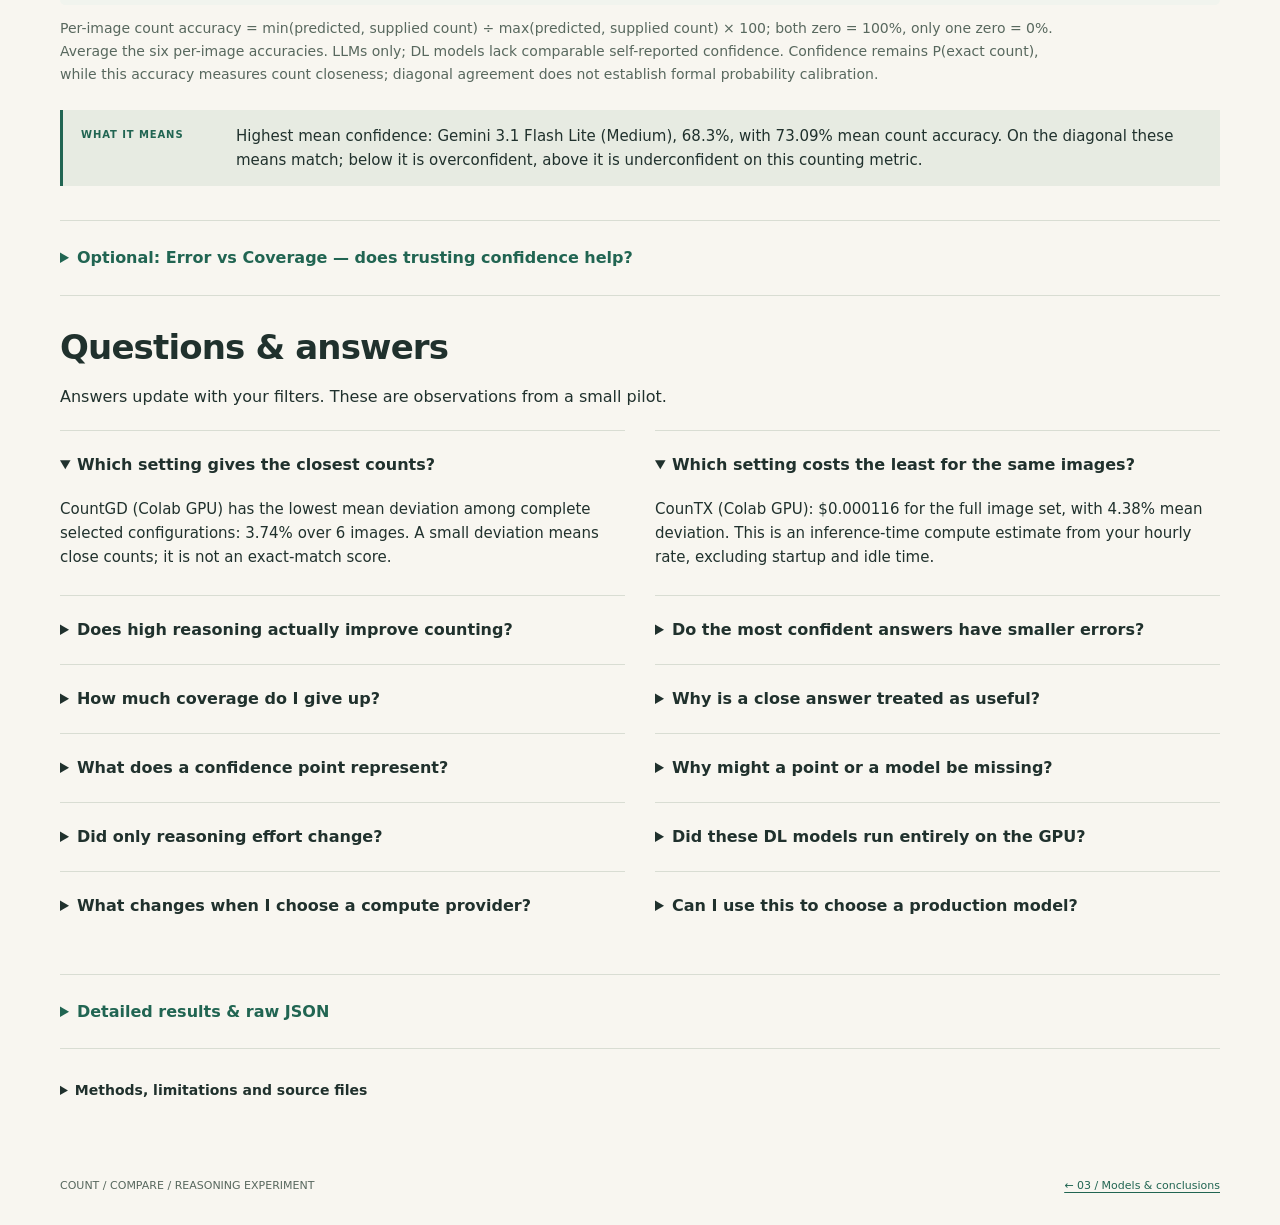
<file: reasoning.html>
<!doctype html>
<html lang="en">
<head>
  <meta charset="utf-8">
  <meta name="viewport" content="width=device-width, initial-scale=1">
  <meta name="color-scheme" content="light dark">
  <meta name="description" content="Explore how reasoning effort changes counting error, API cost and the usefulness of model confidence. Live analysis of saved eval4 results.">
  <title>Compare reasoning levels / Count Compare</title>
  <script src="theme.js?v=2"></script>
  <link rel="stylesheet" href="theme.css?v=2">
  <link rel="stylesheet" href="navigation.css?v=3">
  <link rel="stylesheet" href="reasoning.css?v=6">
  <script type="module" src="reasoning.js?v=6"></script>
</head>
<body>
  <a class="skip-link" href="#reasoning">Skip to the experiment</a>
  <nav class="page-nav" aria-label="Benchmark pages"><a class="page-brand" href="index.html">COUNT / COMPARE</a><div><a href="index.html">01 <span>The story</span></a><a href="compare.html">02 <span>Explore</span></a><a href="insights.html">03 <span>Models</span></a><a href="reasoning.html" aria-current="page">04 <span>Reasoning</span></a></div><button id="theme-toggle" class="theme-toggle" type="button">Dark mode</button></nav>
  <main id="reasoning">
    <header class="hero">
      <div><p class="eyebrow">04 / REASONING LEVELS</p><h1>Compare reasoning levels.</h1><p class="dek">One point = one model at one reasoning level, averaged across the image set. Compare Low, Medium and High.</p><p class="hero-note">Mean error is the average absolute percentage count deviation. <strong>Lower is better.</strong> All values come from saved JSON.</p></div>
      <aside class="hero-aside"><a href="#cost">Cost & error</a><a href="#confidence">Confidence & accuracy</a><a href="#coverage">Optional: error & coverage</a></aside>
    </header>
    <p id="load-status" role="status">Reading the saved eval4 results…</p>
    <div id="page-content" hidden>
      <section class="toolbar" aria-label="Explore the reasoning experiment">
        <label class="model-control" for="model-filter">Compare models<select id="model-filter"><option value="all">All LLMs</option></select></label>
        <fieldset class="effort-control"><legend>Reasoning levels</legend><label><input type="checkbox" name="effort" value="low" checked> <span class="effort-symbol low">●</span> Low</label><label><input type="checkbox" name="effort" value="medium" checked> <span class="effort-symbol medium">◆</span> Medium</label><label><input type="checkbox" name="effort" value="high" checked> <span class="effort-symbol high">■</span> High</label></fieldset>
        <div class="refresh-controls"><button id="refresh" type="button">↻ Refresh data</button><label><input id="auto-refresh" type="checkbox"> Update each minute</label></div>
      </section>
      <div id="model-legend" class="model-legend" aria-label="Choose a model"></div>
      <p class="scope-note" id="selection-note"></p>
      <p class="comparison-limit" id="comparison-limit" hidden></p>
      <div id="headlines" class="headlines" aria-label="Findings for the selected models"></div>
      <details id="data-notices" class="notice" hidden><summary>Data coverage and comparison limits</summary><ul></ul></details>

      <section id="cost" class="chapter" aria-labelledby="cost-title">
        <div class="section-heading"><span class="section-number">01</span><div><h2 id="cost-title">Cost vs Mean Error</h2></div><span class="direction-pill">↖ Top-left is best</span></div>
        <p class="section-intro">Compare the total cost and mean error across all images. <strong>Left = cheaper. Up = less error. Zero error is at the top.</strong> The line connects Low → Medium → High for each model.</p>
        <div id="dl-pricing" class="pricing-panel" hidden>
          <div class="pricing-controls">
            <label for="dl-rate-source">DL compute rate<select id="dl-rate-source" aria-describedby="dl-rate-note"><option value="saved">Saved JSON rate</option><option value="custom">Custom hourly rate</option></select></label>
            <label id="dl-custom-control" for="dl-custom-rate" hidden>Custom USD / hour<input id="dl-custom-rate" type="number" min="0" step="any" inputmode="decimal" placeholder="Enter hourly rate" aria-describedby="dl-rate-note"></label>
          </div>
          <p id="dl-rate-note" class="scope-note" aria-live="polite"></p>
          <p class="scope-note">Timings measured on Colab; provider presets estimate rental cost using those same timings. They include the GPU and host CPU/RAM, exclude extra storage, network and taxes, and are dated reference rates. Only DL cost changes; LLM charges and counting error stay fixed.</p>
        </div>
        <div class="chart-tools"><label for="cost-scale">Cost axis <select id="cost-scale"><option value="linear">Linear · compare dollar differences</option><option value="log">Log · compare cost ratios</option></select></label><span>● Low &nbsp; ◆ Medium &nbsp; ■ High · model = color</span></div>
        <p id="dl-symbol" class="scope-note" hidden>▲ Colab DL · one CUDA inference configuration per model · select a compute rate above to estimate cost.</p>
        <figure><div id="cost-chart" class="plot"></div><p id="cost-detail" class="point-detail" aria-live="polite">Hover, tap or keyboard-focus a point for its cost and counting deviation.</p><figcaption id="cost-caption"></figcaption></figure>
        <div id="dl-cost-summary" class="dl-cost-summary" aria-label="DL cost estimates and mean counting deviations" aria-live="polite" hidden></div>
        <div class="reading"><span class="reading-label">WHAT IT MEANS</span><p id="cost-reading"></p></div>
      </section>

      <details id="quality" class="chapter advanced" hidden><summary>Counting quality: LLMs and Colab DL models</summary><p class="section-intro">Mean absolute percentage count deviation on the same image set. Lower is better. No hourly rate is needed to compare counts.</p><div id="quality-chart"></div><p class="scope-note">DL models use text-only settings. The selected FSC-147 images include training examples for dataset-trained checkpoints. Colab compute estimates price inference only, excluding setup, warm-up and idle time. DL detection scores are not count confidence.</p></details>

      <section id="confidence" class="chapter" aria-labelledby="confidence-title">
        <div class="section-heading"><span class="section-number">02</span><div><h2 id="confidence-title">Mean Confidence vs Mean Count Accuracy</h2></div></div>
        <p class="section-intro"><strong>Each point averages the same six images for one LLM and reasoning level.</strong> Both axes run from 0–100%. On the dashed diagonal, confidence matches mean count accuracy. <strong>Bottom-right = overconfident. Top-left = underconfident.</strong></p>
        <div class="chart-tools"><span>● Low &nbsp; ◆ Medium &nbsp; ■ High · model = color</span></div>
        <figure><div id="confidence-chart" class="plot"></div><p id="confidence-detail" class="point-detail" aria-live="polite">Select a model-level point to see its mean confidence and mean count accuracy.</p><figcaption>Per-image count accuracy = min(predicted, supplied count) ÷ max(predicted, supplied count) × 100; both zero = 100%, only one zero = 0%. Average the six per-image accuracies. LLMs only; DL models lack comparable self-reported confidence. Confidence remains P(exact count), while this accuracy measures count closeness; diagonal agreement does not establish formal probability calibration.</figcaption></figure>
        <div class="reading"><span class="reading-label">WHAT IT MEANS</span><p id="confidence-reading"></p></div>
      </section>

      <details id="coverage" class="chapter advanced">
        <summary>Optional: Error vs Coverage — does trusting confidence help?</summary>
        <div class="section-heading"><span class="section-number">03</span><div><h2 id="coverage-title">Error vs Coverage</h2></div><span class="direction-pill">Down is lower error</span></div>
        <p class="section-intro">Each curve is one model and reasoning level. Moving right keeps more answers. If the curve rises as less confident answers enter, error increases: the highest-confidence subset counted more closely.</p>
        <figure><div id="coverage-chart" class="plot"></div><p id="coverage-detail" class="point-detail" aria-live="polite">Select a curve point to see its confidence cutoff, accepted images and mean error.</p><figcaption>Coverage = accepted answers ÷ the full image set. Failed, missing and confidence-free answers cannot be accepted. Equal-confidence answers enter together, so tied scores can skip intermediate coverage steps. Solid, dashed and dotted lines show low, medium and high effort.</figcaption></figure>
        <div class="cutoff-panel"><div><label for="confidence-cutoff">Try accepting confidence of at least <output id="cutoff-value" for="confidence-cutoff">90%</output></label><input id="confidence-cutoff" type="range" min="0" max="100" value="90" step="1"></div><p id="cutoff-reading" aria-live="polite"></p></div>
        <div class="reading"><span class="reading-label">WHAT IT MEANS</span><p id="coverage-reading"></p></div>
      </details>

      <section id="answers" class="chapter" aria-labelledby="answers-title"><h2 id="answers-title">Questions & answers</h2><p class="section-intro">Answers update with your filters. These are observations from a small pilot.</p><div id="questions" class="questions"></div></section>

      <details id="records" class="chapter advanced"><summary>Detailed results & raw JSON</summary><h2 id="records-title">Every model, every level</h2><p class="section-intro">Partial runs remain visible here. Full-image comparisons require complete predictions.</p><div class="table-scroll" tabindex="0" aria-label="Reasoning-level results table"><table><caption class="sr-only">Selected model configurations and their saved results</caption><thead><tr><th scope="col">Model / reasoning</th><th scope="col">Answers</th><th scope="col">Mean error</th><th scope="col">Cost, USD</th><th scope="col">Mean confidence</th><th scope="col">Token cap</th><th scope="col">Source</th></tr></thead><tbody id="records-body"></tbody></table></div></details>

      <details class="methods"><summary>Methods, limitations and source files</summary><p>Mean counting error = mean of |prediction − supplied count| ÷ supplied count × 100. Every scored image has equal weight. Zero or conflicting supplied counts cannot be used for percentage deviation. Predictions are never rounded before scoring.</p><p>LLM cost is the saved API charge. Colab DL compute cost is total inference seconds ÷ 3,600 × the selected hourly rate. Saved rates come from the benchmark JSON; provider reference rates and source links come from dl-pricing.json. Custom and provider selections reprice the view without editing results. Missing rates stay unknown; installation, loading, warm-up and idle time are excluded. Imported DL results appear in the cost and optional quality comparisons and remain excluded from confidence charts. Cost points require complete predictions and known charges. Confidence points require valid counts and confidence for the same full image set. Partial runs remain in the table and may have coverage curves ending below 100%.</p><p>Thin cost connectors and low-to-high conclusions require matching recorded settings within a model, apart from effort. Missing intermediate levels break the connector. Different token caps, provider endpoints and sampling settings across models limit causal comparisons. Settings are exposed in the table and source files.</p><p>Confidence remains P(exact count). Mean count accuracy averages the per-image min/max count ratio, with both zero defined as 100% and only one zero as 0%. Comparing this count closeness with mean confidence is not formal probability calibration. Coverage curves use confidence-ranked subsets within each model/effort configuration. Pooled cutoff summaries repeat the same images across configurations; they are not independent new image samples. With this small, selected pilot, useful cutoffs need further evaluation.</p><p>Predictions and confidence: <code>eval4/</code> only; smoke tests and other evaluation folders are excluded. Supplied counts: <a href="eval2/metadata.json">existing scoring metadata</a>, joined by group and image. These counts have not been independently audited here. <a href="main4.py">Read the runner</a>. No model API requests are made by this page.</p><p>Dataset: <a href="https://github.com/cvlab-stonybrook/LearningToCountEverything#dataset-download">FSC-147 / Learning To Count Everything</a>, Viresh Ranjan, Udbhav Sharma, Thu Nguyen and Minh Hoai (CVPR 2021). <a href="https://drive.google.com/file/d/1ymDYrGs9DSRicfZbSCDiOu0ikGDh5k6S/view?usp=sharing">Source images</a> · <a href="https://arxiv.org/abs/2104.08391">Paper</a> · <a href="data/data_source.txt">Recorded download URL</a>. This page covers selected Group 1 images, not the full FSC-147 benchmark.</p><div id="image-strip" class="image-strip" aria-label="The selected benchmark images"></div><ul id="source-links"></ul><p id="loaded-at"></p></details>
    </div>
    <noscript>Enable JavaScript to calculate charts and answers from the saved JSON.</noscript>
    <footer><span>COUNT / COMPARE <span aria-hidden="true">/</span> REASONING EXPERIMENT</span><a href="insights.html">← 03 / Models & conclusions</a></footer>
  </main>
</body>
</html>
</file>
<file: theme.css>
:root {
  color-scheme: light;
  --paper: #f8f6f0; --page-bg: #f5f6f2; --ink: #23352f; --text: #20312d;
  --muted: #58685e; --green: #24624e; --accent: #216552; --on-accent: #ffffff;
  --red: #a44934; --on-red: #ffffff; --line: #d9ddd3; --soft: #e7ebe2;
  --surface: #ffffff; --surface-alt: #f9faf7; --surface-muted: #f1f4ee;
  --hover: #e5eee7; --neutral-mark: #647d6c; --mark-outline: #829085;
  --track: #e9e9e1; --excluded: #e0e3db; --excluded-ink: #596b60;
  --heat-text: #25382b; --heat-label: #314735; --warning-bg: #fff6e4; --warning-ink: #725f3b;
  --series-1: #216552; --series-2: #b94b38; --series-3: #456eb4; --series-4: #a17820;
  --series-5: #8256a6; --series-6: #268a9a; --series-7: #c2678c; --series-8: #637830;
  --series-9: #9b6743; --series-10: #56626f;
  --heat-low: #b6e0c4; --heat-mid: #f7e3a0; --heat-high: #edafa7;
}
:root[data-theme="dark"] {
  color-scheme: dark;
  --paper: #171f1c; --page-bg: #171f1c; --ink: #e6eae0; --text: #e6eae0;
  --muted: #b4c0b5; --green: #8bcdb0; --accent: #8bcdb0; --on-accent: #17261e;
  --red: #efaa91; --on-red: #291b16; --line: #3d4b42; --soft: #26362d;
  --surface: #202c25; --surface-alt: #26322b; --surface-muted: #2b382f;
  --hover: #34453a; --neutral-mark: #9aaa99; --mark-outline: #a0ad9e;
  --track: #303e34; --excluded: #344138; --excluded-ink: #b4c0b5;
  --heat-text: #eef1e8; --heat-label: #dee6dc; --warning-bg: #3a3221; --warning-ink: #edd5a4;
  --series-1: #8bcdb0; --series-2: #efaa91; --series-3: #91b6f0; --series-4: #dfc279;
  --series-5: #c5a3e3; --series-6: #81c8d7; --series-7: #e6a2c3; --series-8: #bacf85;
  --series-9: #d5ad8d; --series-10: #b7c2cc;
  --heat-low: #2a4f3b; --heat-mid: #5a4c23; --heat-high: #63312e;
}
</file>
<file: navigation.css>
.page-nav { display: flex; align-items: center; justify-content: space-between; gap: 16px; max-width: 1680px; margin: auto; padding: 18px 28px; border-bottom: 1px solid var(--line); font: 13px/1.4 ui-sans-serif, system-ui, sans-serif; }
.page-nav a { color: var(--muted); text-decoration: none; }
.page-nav .page-brand { color: var(--text); font-size: 12px; font-weight: 750; letter-spacing: .1em; }
.page-nav > div { display: flex; gap: 26px; }
.page-nav > div a { display: flex; gap: 8px; padding: 4px 0; }
.page-nav a[aria-current] { color: var(--accent); font-weight: 700; box-shadow: 0 2px var(--accent); }
.page-nav a:hover { color: var(--accent); }
.page-nav a:focus-visible { outline: 2px solid var(--accent); outline-offset: 5px; }
@media (max-width: 650px) { .page-nav { padding: 15px 16px; } .page-nav > div { gap: 16px; } .page-nav .page-brand { max-width: 74px; font-size: 10px; } .page-nav > div a { gap: 5px; font-size: 12px; } }

.page-nav > div { margin-left: auto; }
.page-nav > div { flex-wrap: wrap; }
.theme-toggle { border: 1px solid var(--line); border-radius: 4px; background: transparent; color: var(--text); min-height: 44px; padding: 8px 12px; font: inherit; cursor: pointer; white-space: nowrap; }
.theme-toggle:hover { background: var(--hover); }
.theme-toggle:focus-visible { outline: 2px solid var(--accent); outline-offset: 4px; }
@media (max-width: 600px) { .page-nav { display: grid; grid-template-columns: 1fr auto; gap: 8px 18px; } .page-nav .page-brand { max-width: none; font-size: 11px; } .page-nav > div { grid-column: 1 / -1; grid-row: 2; margin: 0; justify-content: space-between; } .theme-toggle { grid-column: 2; grid-row: 1; font-size: 12px; } .page-nav > div a { min-height: 44px; align-items: center; } }
</file>
<file: story.css>
:root { color: var(--ink); background: var(--paper); font-family: "Avenir Next", "Segoe UI", ui-sans-serif, sans-serif; font-synthesis: none; }
* { box-sizing: border-box; }
body { margin: 0; }
[hidden] { display: none !important; }
a { color: var(--green); text-underline-offset: 4px; }
button, input { font: inherit; }
button, a, input { -webkit-tap-highlight-color: transparent; }
button { cursor: pointer; }
a:focus-visible, button:focus-visible, input:focus-visible, .cost-point:focus-visible { outline: 2px solid var(--green); outline-offset: 5px; }
.skip-link { position: absolute; top: -70px; left: 16px; z-index: 5; padding: 12px; background: var(--paper); }
.skip-link:focus { top: 10px; }
.page-nav { max-width: 1260px; padding: 23px 30px; }
main { max-width: 1200px; margin: auto; padding: 0 30px; }
.hero { display: grid; grid-template-columns: 1.1fr 1fr; gap: 60px; align-items: center; padding: 72px 0 65px; }
.eyebrow { color: var(--green); font-size: 11px; font-weight: 750; letter-spacing: .15em; margin: 0; }
h1, h2, .revelation, .closing { font-family: Georgia, "Times New Roman", serif; font-weight: 400; }
h1 { font-size: clamp(48px, 5.5vw, 77px); line-height: 1.03; letter-spacing: -.055em; margin: 23px 0; }
h1 em { color: var(--green); font-weight: 400; }
.dek { font-size: 18px; line-height: 1.65; max-width: 445px; }
.byline { font-size: 11px; color: var(--muted); line-height: 1.7; margin: 23px 0 28px; }
.byline span { padding: 0 8px; }
.read-link { font-size: 13px; font-weight: 600; text-decoration: none; }
.read-link span { display: inline-block; margin-left: 20px; }
figure { margin: 0; }
.hero-image { background: var(--soft); }
.hero-image > a { display: block; }
.hero-image img { display: block; width: 100%; height: auto; max-height: 360px; object-fit: cover; object-position: top; }
.hero-image figcaption { padding: 22px 24px 17px; }
.hero-image figcaption > span { font-family: Georgia, serif; font-size: 21px; }
.hero-counts { display: grid; grid-template-columns: .9fr .9fr 1.2fr; gap: 16px; margin-top: 22px; }
.hero-counts small { display: block; font-size: 11px; font-weight: 700; letter-spacing: .07em; }
.hero-counts strong { display: block; font-size: 37px; font-weight: 500; letter-spacing: -.04em; margin-top: 4px; font-variant-numeric: tabular-nums; }
.hero-counts > div:not(:first-child) strong { color: var(--red); }
#hero-source { font-size: 11px; line-height: 1.5; color: var(--muted); overflow-wrap: anywhere; margin: 14px 0 0; }
.load-status { color: var(--muted); padding: 24px 0; line-height: 1.6; }
.load-status.error { color: var(--red); border-top: 1px solid var(--line); }
.story-intro { max-width: 650px; margin: 10px auto 76px; }
.story-intro p, .prose p { font-size: 18px; line-height: 1.8; margin: 0 0 20px; }
.story-beat { padding: 50px 0 64px; border-top: 1px solid var(--line); scroll-margin-top: 24px; }
.beat-heading { display: flex; align-items: center; gap: 18px; margin-bottom: 20px; }
.beat-number { font: italic 24px Georgia, serif; color: var(--green); }
h2 { font-size: clamp(34px, 4vw, 52px); letter-spacing: -.04em; line-height: 1.1; margin: 0 0 28px; }
.prose { max-width: 680px; }
.split { display: grid; grid-template-columns: 1.4fr 1fr; gap: 65px; align-items: center; }
.stamp-figure { max-width: 340px; justify-self: end; }
.stamp-figure img { display: block; width: 100%; height: auto; }
figcaption { font-size: 12px; line-height: 1.65; color: var(--muted); }
.stamp-figure figcaption { margin-top: 12px; }
.story-figure { margin-top: 34px; padding: 27px 0 0; border-top: 1px solid var(--line); }
h3 { font-size: 21px; line-height: 1.4; letter-spacing: -.025em; font-weight: 650; margin: 0 0 8px; }
.chart-subtitle { font-size: 13px; line-height: 1.6; color: var(--muted); margin: 0 0 20px; }
.story-figure > figcaption { margin: 15px 0 0; max-width: 780px; }
.image-chart { display: grid; gap: 13px; max-width: 660px; }
.image-result { display: grid; grid-template-columns: 125px 1fr 45px; align-items: center; gap: 18px; font-size: 14px; }
.image-result a { color: var(--ink); }
.image-marks { display: flex; gap: 10px; }
.image-mark { width: 21px; height: 21px; border: 1.5px solid var(--mark-outline); border-radius: 50%; }
.image-mark.exact { background: var(--green); border-color: var(--green); }
.image-result strong { font-weight: 500; font-variant-numeric: tabular-nums; }
.revelation { max-width: 730px; font-size: clamp(27px, 3vw, 39px); line-height: 1.35; color: var(--green); letter-spacing: -.025em; margin: 45px 0 0; }
.metric-switch { display: flex; flex-wrap: wrap; gap: 8px 22px; margin: 18px 0; }
.metric-switch button { background: none; border: 0; border-bottom: 2px solid transparent; padding: 7px 0; font-size: 13px; color: var(--muted); }
.metric-switch button[aria-pressed=true] { color: var(--green); border-color: var(--green); font-weight: 700; }
.ranking-row { display: grid; grid-template-columns: 235px 1fr 65px; gap: 18px; align-items: center; min-height: 40px; margin-top: 7px; }
.ranking-label { font-size: 13px; line-height: 1.3; overflow-wrap: anywhere; }
.ranking-label small { display: block; font-size: 11px; color: var(--muted); margin-top: 3px; }
.ranking-track { height: 16px; background: var(--track); }
.ranking-bar { height: 100%; background: var(--neutral-mark); width: var(--bar-width); transition: width .3s ease; }
.ranking-row.highlight .ranking-bar { background: var(--green); }
.ranking-row.highlight .ranking-label { font-weight: 700; }
.ranking-value { font-size: 14px; font-weight: 600; text-align: right; font-variant-numeric: tabular-nums; }
.cutoff-control { margin: 22px 0; max-width: 620px; }
.cutoff-control label { display: block; font-size: 14px; margin-bottom: 15px; }
.cutoff-control output { font-weight: 750; margin-left: 8px; }
input[type=range] { width: 100%; accent-color: var(--green); cursor: pointer; }
.cutoff-summary { font-size: 18px; line-height: 1.6; margin-bottom: 18px; }
.dot-legend { display: flex; flex-wrap: wrap; gap: 20px; font-size: 12px; margin-bottom: 25px; color: var(--muted); }
.dot-legend span { display: flex; align-items: center; gap: 7px; }
.dot-key, .answer-dot { display: inline-flex; justify-content: center; align-items: center; width: 25px; height: 25px; border-radius: 50%; border: 0; }
.exact { background: var(--green); color: var(--on-accent); }
.wrong { background: var(--red); color: var(--on-red); }
.excluded { background: var(--excluded); color: var(--excluded-ink); }
.dot-key { width: 12px; height: 12px; }
.confidence-grid { display: grid; grid-template-columns: repeat(6, 1fr); gap: 26px; max-width: 850px; }
.answer-group { min-width: 0; }
.answer-group h4 { font-size: 12px; font-weight: 600; margin: 0 0 12px; }
.answer-marks { display: grid; grid-template-columns: repeat(3, 25px); gap: 9px; }
.answer-dot { padding: 0; font-size: 13px; line-height: 1; }
.answer-dot[aria-pressed=true] { outline: 2px solid var(--ink); outline-offset: 3px; }
.answer-detail { min-height: 47px; font-size: 13px; line-height: 1.65; color: var(--muted); margin: 26px 0 0; max-width: 900px; }
.cost-chart { width: 100%; max-width: 960px; min-height: 370px; }
.cost-chart svg { display: block; width: 100%; overflow: visible; color: var(--muted); }
.cost-chart text { fill: var(--ink); font: 12px ui-sans-serif, system-ui, sans-serif; }
.cost-chart .domain { stroke: var(--line); }
.cost-chart .tick line { stroke: var(--line); }
.cost-chart .grid .domain { display: none; }
.cost-point { fill: var(--neutral-mark); cursor: pointer; }
.cost-point.highlight { fill: var(--green); }
.cost-point:hover, .cost-point:focus { stroke: var(--ink); stroke-width: 2px; }
.cost-chart .point-label { font-size: 11px; }
.caveat { border-left: 3px solid var(--mark-outline); padding-left: 22px; margin: 40px 0; max-width: 760px; }
.caveat h3 { font-size: 17px; }
.caveat p { font-size: 15px; line-height: 1.8; margin: 10px 0 0; }
.closing { font-size: 28px; line-height: 1.5; max-width: 720px; margin: 30px 0; }
.explore-link { display: inline-block; text-decoration: none; background: var(--green); color: var(--on-accent); padding: 17px 22px; font-size: 14px; }
.explore-link span { margin-left: 16px; }
.methodology { padding: 36px 0 40px; border-top: 1px solid var(--line); max-width: 800px; }
.methodology h2 { font: 600 20px ui-sans-serif, system-ui, sans-serif; letter-spacing: -.025em; margin: 0 0 16px; }
.methodology p { font-size: 13px; line-height: 1.8; color: var(--muted); }
#source-links a { display: inline-block; margin-right: 14px; overflow-wrap: anywhere; }
.story-footer { border-top: 1px solid var(--line); display: flex; flex-wrap: wrap; gap: 14px; justify-content: space-between; padding: 24px 0 35px; font-size: 11px; letter-spacing: .07em; }
.story-footer a { text-decoration: none; }
@media (max-width: 850px) { .hero { gap: 30px; padding: 48px 0; } .hero-counts { gap: 9px; } .hero-image figcaption { padding: 18px; } .hero-counts strong { font-size: 31px; } .split { gap: 30px; } .confidence-grid { grid-template-columns: repeat(3, 1fr); } }
@media (max-width: 600px) { .page-nav { padding: 16px 20px; } main { padding: 0 20px; } .hero { grid-template-columns: 1fr; gap: 34px; padding: 40px 0; } h1 { font-size: clamp(44px, 16vw, 59px); } .dek { font-size: 17px; } .hero-image img { max-height: 285px; } .hero-counts strong { font-size: 35px; } .hero-counts small { font-size: 11px; } .story-intro { margin: 10px 0 45px; } .story-intro p, .prose p { font-size: 17px; line-height: 1.75; } .story-beat { padding: 35px 0 45px; } .split { grid-template-columns: 1fr; gap: 18px; } .stamp-figure { max-width: 280px; justify-self: start; } h2 { font-size: 37px; } h3 { font-size: 19px; } .image-result { grid-template-columns: 88px 1fr 30px; gap: 8px; font-size: 12px; } .image-marks { gap: 5px; } .image-mark { width: 16px; height: 16px; } .ranking-row { grid-template-columns: 130px 1fr 47px; gap: 9px; min-height: 47px; } .ranking-label { font-size: 11px; } .ranking-value { font-size: 12px; } .ranking-track { height: 13px; } .confidence-grid { gap: 22px 12px; } .answer-marks { grid-template-columns: repeat(3, 24px); gap: 7px; } .answer-dot { width: 24px; height: 24px; } .cutoff-summary { font-size: 16px; } .closing { font-size: 25px; } .explore-link { padding: 16px; font-size: 13px; } .explore-link span { margin-left: 7px; } }
@media (prefers-reduced-motion: reduce) { .ranking-bar { transition: none; } }
/* Larger hit areas keep the individual answers usable on touch screens. */
.metric-switch button { min-height: 44px; }
.confidence-grid { grid-template-columns: repeat(3, minmax(0, 1fr)); max-width: 850px; }
.answer-marks { grid-template-columns: repeat(3, 44px); gap: 6px; }
.answer-dot { width: 44px; height: 44px; position: relative; isolation: isolate; background: transparent; }
.answer-dot::before { content: ''; position: absolute; width: 27px; height: 27px; border-radius: 50%; z-index: -1; background: var(--green); }
.answer-dot.wrong::before { background: var(--red); }
.answer-dot.excluded::before { background: var(--excluded); }
.cost-point[aria-pressed=true] { stroke: var(--ink); stroke-width: 2px; }
.hero-counts { grid-template-columns: 1fr 1fr 1.25fr; }
@media (max-width: 600px) { .confidence-grid { grid-template-columns: repeat(2, minmax(0, 1fr)); gap: 24px 14px; } .hero-counts small { font-size: 10px; line-height: 1.5; } }
@media (max-width: 340px) { .confidence-grid { grid-template-columns: 1fr; } }
.cost-select { display: flex; align-items: center; flex-wrap: wrap; gap: 10px; font-size: 13px; margin: 20px 0 0; }
.cost-select select { min-height: 44px; max-width: 100%; padding: 8px; border: 1px solid var(--line); background: var(--paper); color: var(--ink); font: inherit; }
.cost-select select:focus-visible { outline: 2px solid var(--green); outline-offset: 3px; }
</file>
<file: styles.css>
:root {
  font-family: Inter, ui-sans-serif, system-ui, -apple-system, BlinkMacSystemFont, "Segoe UI", sans-serif;
  font-size: 15px;
  color: var(--text);
  background: var(--page-bg);
  font-synthesis: none;
}
* { box-sizing: border-box; }
body { margin: 0; }
main { max-width: 1680px; margin: auto; padding: 25px 28px 18px; }
button, input, select { font: inherit; }
button, select { cursor: pointer; }
button, a { color: var(--accent); }
button:hover { background: var(--hover); }
button:disabled { opacity: .5; cursor: wait; }
button:focus-visible, input:focus-visible, select:focus-visible, a:focus-visible,
summary:focus-visible, .table-wrap:focus-visible { outline: 2px solid var(--accent); outline-offset: 3px; }
.masthead { display: flex; justify-content: space-between; align-items: center; gap: 20px; margin-bottom: 20px; }
.eyebrow { font-size: 12px; font-weight: 750; letter-spacing: .15em; color: var(--accent); margin: 0 0 6px; }
h1 { font-size: 34px; letter-spacing: -1.4px; line-height: 1.1; margin: 0; font-weight: 650; }
h1 span { color: var(--muted); font-weight: 350; padding: 0 3px; }
h2 { font-size: 17px; letter-spacing: -.2px; margin: 0; font-weight: 700; }
.header-right { display: flex; align-items: center; gap: 15px; font-size: 14px; color: var(--muted); }
.header-right button { border: 1px solid var(--line); border-radius: 6px; background: var(--surface); padding: 8px 12px; }
.overview { display: grid; grid-template-columns: 1fr 1fr; gap: 24px; margin: 0 0 18px; padding-bottom: 16px; border-bottom: 1px solid var(--line); }
.overview h2 { color: var(--accent); font-size: 15px; }
.overview ul { padding-left: 18px; margin: 7px 0 0; font-size: 15px; line-height: 1.5; }
.overview li + li { margin-top: 5px; }
.overview li { overflow-wrap: anywhere; }
.controls { background: var(--surface); border: 1px solid var(--line); border-radius: 9px; padding: 12px 14px; margin-bottom: 18px; }
fieldset { border: 0; margin: 0; padding: 0; display: flex; align-items: center; flex-wrap: wrap; gap: 10px 17px; font-size: 14px; }
legend { float: left; font-weight: 700; margin-right: 17px; line-height: 23px; }
label { display: inline-flex; align-items: center; gap: 6px; }
input[type=checkbox] { accent-color: var(--accent); margin: 0; width: 15px; height: 15px; cursor: pointer; }
.control-row { display: flex; align-items: center; gap: 12px; flex-wrap: wrap; border-top: 1px solid var(--line); margin-top: 11px; padding-top: 10px; font-size: 13px; color: var(--muted); }
select, input[type=search] { border: 1px solid var(--line); border-radius: 5px; padding: 6px 7px; background: var(--surface-alt); color: var(--text); font-size: 14px; max-width: 210px; }
.legend { display: flex; gap: 8px; align-items: center; margin-left: auto; font-size: 12px; white-space: nowrap; }
.ramp { display: block; width: 80px; height: 9px; border-radius: 4px; background: linear-gradient(90deg, var(--heat-low), var(--heat-mid), var(--heat-high)); }
.charts-section { margin-bottom: 22px; }
.charts-heading { display: flex; align-items: center; justify-content: space-between; gap: 12px; margin-bottom: 10px; }
.charts-heading label { font-size: 13px; color: var(--muted); min-width: 0; }
.charts-heading select { max-width: 350px; min-width: 0; }
.chart-legend { display: flex; flex-wrap: wrap; gap: 5px 12px; margin-bottom: 12px; }
.chart-legend button { display: inline-flex; align-items: center; gap: 5px; border: 0; border-radius: 4px; padding: 3px 0; background: transparent; color: var(--text); font-size: 12px; overflow-wrap: anywhere; }
.chart-legend button:hover { background: var(--hover); }
.chart-legend i { width: 10px; height: 10px; border-radius: 50%; flex-shrink: 0; }
.chart-panels { display: grid; grid-template-columns: repeat(2, minmax(0, 1fr)); gap: 16px; }
.chart-card { border: 1px solid var(--line); background: var(--surface); border-radius: 8px; padding: 14px 15px 0; min-width: 0; }
.chart-card h3 { font-size: 18px; letter-spacing: -.2px; margin: 0 0 5px; }
.chart-description { font-size: 13px; color: var(--muted); line-height: 1.5; margin: 0; }
.chart-card svg { display: block; width: 100%; max-height: 350px; }
.chart-grid { stroke: var(--line); stroke-width: 1; }
.chart-diagonal { stroke: var(--mark-outline); stroke-width: 1.5; stroke-dasharray: 5 5; }
.chart-tick { font-size: 15px; fill: var(--muted); }
.chart-axis { font-size: 15px; fill: var(--text); }
.chart-point { cursor: pointer; opacity: .85; }
.chart-point:hover, .chart-point:focus { opacity: 1; stroke: var(--text); stroke-width: 2.5; outline: none; }
.chart-detail { border-top: 1px solid var(--line); min-height: 47px; margin: 0; padding: 8px 0; font-size: 13px; line-height: 1.5; color: var(--text); overflow-wrap: anywhere; }
.chart-note { font-size: 13px; color: var(--muted); line-height: 1.5; margin: 7px 1px 0; }
section.group { margin-bottom: 20px; }
.group-heading { display: flex; align-items: baseline; justify-content: space-between; gap: 10px; margin: 0 1px 8px; }
.group-heading p { margin: 0; font-size: 13px; color: var(--muted); }
.table-wrap { overflow: auto; border: 1px solid var(--line); border-radius: 8px; background: var(--surface); isolation: isolate; }
table { border-spacing: 0; width: 100%; font-size: 14px; table-layout: fixed; }
th, td { border-bottom: 1px solid var(--line); border-right: 1px solid var(--line); padding: 9px 10px; vertical-align: middle; }
thead th { position: sticky; top: 0; z-index: 3; background: var(--surface-alt); color: var(--text); font-weight: 600; text-align: center; padding: 10px 8px 7px; }
thead th:first-child, .model-cell { position: sticky; left: 0; background: var(--surface); text-align: left; z-index: 2; width: 240px; }
thead th:first-child { z-index: 5; background: var(--surface-alt); }
.overall, thead th:last-child { position: sticky; right: 0; z-index: 2; width: 174px; border-left: 1px solid var(--line); border-right: 0; background: var(--surface-alt); }
thead th:last-child { z-index: 5; background: var(--surface-muted); }
thead th:not(:first-child):not(:last-child) { width: 155px; }
.image-link { display: flex; align-items: center; justify-content: center; gap: 7px; text-decoration: none; }
.image-link:hover .image-label { text-decoration: underline; }
.image-link img { width: 40px; height: 36px; object-fit: cover; border-radius: 4px; background: var(--soft); flex-shrink: 0; }
.image-label { font-size: 14px; line-height: 1.2; overflow-wrap: anywhere; max-width: 86px; }
.image-id { color: var(--muted); font-size: 12px; margin-top: 3px; }
.actual { font-size: 12px; margin: 6px 0 1px; color: var(--muted); }
.actual strong { color: var(--text); font-size: 14px; }
.arrows { display: inline-flex; gap: 3px; align-items: center; margin-top: 5px; }
.arrows button { border: 1px solid var(--line); border-radius: 3px; background: var(--surface); padding: 1px 6px; font-size: 13px; line-height: 19px; }
.arrows button[aria-pressed=true] { color: var(--on-accent); background: var(--accent); border-color: var(--accent); }
.model-name { font-size: 15px; font-weight: 650; line-height: 1.25; overflow-wrap: anywhere; }
.model-vendor { font-size: 12px; color: var(--accent); font-weight: 650; margin-bottom: 3px; }
.model-spec { font-size: 12px; color: var(--muted); line-height: 1.45; margin-top: 5px; overflow-wrap: anywhere; }
.model-cell .arrows { float: right; margin-top: 0; margin-left: 6px; }
.metric { display: flex; justify-content: space-between; gap: 5px; line-height: 21px; font-variant-numeric: tabular-nums; white-space: nowrap; }
.metric-label { color: var(--muted); font-size: 12px; }
.metric-value { font-size: 14px; font-weight: 600; }
.primary .metric-value { font-size: 16px; font-weight: 750; }
.result-cell { background: var(--surface-muted); color: var(--heat-text); }
.overall .metric { line-height: 22px; }
.coverage { margin-top: 5px; font-size: 12px; line-height: 1.4; }
.missing, .failed, .status-note { font-size: 13px; color: var(--muted); }
.failed, .status-note { color: var(--red); }
.status-note { margin-bottom: 4px; }
.empty { padding: 24px; text-align: center; background: var(--surface); border: 1px solid var(--line); border-radius: 8px; color: var(--muted); }
tbody tr:last-child > * { border-bottom: 0; }
tbody tr:hover .model-cell { background: var(--hover); }
.provider-heading th { position: static; text-align: left; background: var(--soft); color: var(--text); font-size: 13px; font-weight: 700; padding: 6px 12px; border-right: 0; }
.summary-section { max-width: 1180px; margin: 0 0 22px; }
.summary-table { table-layout: auto; min-width: 980px; font-size: 14px; }
.summary-table th, .summary-table td { padding: 7px 12px; font-variant-numeric: tabular-nums; }
.summary-table td { text-align: right; }
.summary-table thead th:not(:first-child) { width: auto; position: static; border-left: 0; background: var(--surface-alt); white-space: nowrap; }
.summary-table thead th:first-child, .summary-model { width: 295px; min-width: 250px; text-align: left; }
.summary-model { position: sticky; left: 0; background: var(--surface); z-index: 2; font-weight: 600; overflow-wrap: anywhere; }
.summary-model small { display: block; color: var(--muted); font-size: 12px; font-weight: 400; margin-top: 3px; }
.summary-table .arrows { margin-top: 2px; margin-left: 5px; }
.summary-table .provider-heading th { padding: 5px 12px; }
.summary-table tbody:not(:last-child) tr:last-child > * { border-bottom: 1px solid var(--line); }
.summary-note { font-size: 13px; color: var(--muted); margin: 7px 1px 0; }
footer { font-size: 13px; color: var(--muted); line-height: 1.5; margin-top: 16px; max-width: 1180px; }
footer p { margin: 8px 0; }
.data-sources { border-top: 1px solid var(--line); padding-top: 16px; margin-bottom: 16px; }
.data-sources p, #loaded-source-links { overflow-wrap: anywhere; }
#loaded-source-links { padding-left: 20px; }
.method-notes summary { cursor: pointer; color: var(--accent); font-weight: 600; }
code { font-size: inherit; }
#warnings { font-size: 14px; border: 1px solid var(--line); background: var(--warning-bg); border-radius: 6px; padding: 9px 12px; margin: 0 0 12px; color: var(--warning-ink); }
#warnings ul { padding-left: 20px; margin-bottom: 0; }
.load-error { color: var(--red); }
.table-wrap::-webkit-scrollbar { width: 8px; height: 8px; }
.table-wrap::-webkit-scrollbar-thumb { background: var(--mark-outline); border-radius: 8px; }
.table-wrap::-webkit-scrollbar-track { background: var(--surface-muted); }
@media (max-width: 750px) {
  .overview, .chart-panels { grid-template-columns: 1fr; }
  .overview { gap: 12px; }
  .chart-panels { gap: 12px; }
  .chart-card { padding: 12px 10px 0; }
  .charts-heading { align-items: flex-start; }
  .charts-heading label { flex-direction: column; align-items: flex-start; gap: 4px; }
  .charts-heading select { max-width: 220px; }
  .chart-tick, .chart-axis { font-size: 20px; }
}
@media (max-width: 650px) {
  main { padding: 17px 12px; }
  .masthead { flex-wrap: wrap; align-items: flex-start; gap: 12px; margin-bottom: 17px; }
  h1 { font-size: 29px; white-space: nowrap; }
  .header-right { width: 100%; justify-content: space-between; gap: 8px; }
  .header-right p { margin: 0; line-height: 1.5; font-size: 12px; }
  .controls { padding: 10px; }
  fieldset { gap: 9px 13px; }
  legend { margin-right: 10px; }
  .control-row { gap: 10px; }
  .legend { margin-left: 0; }
  thead th:first-child, .model-cell { width: 168px; }
  .overall, thead th:last-child { position: static; }
  th, td { padding: 9px; }
  .group-heading { align-items: center; }
  .group-heading p { font-size: 12px; }
  .summary-table thead th:first-child, .summary-model { width: 230px; min-width: 210px; }
  .summary-table th, .summary-table td { padding: 7px 10px; }
}
@media (prefers-reduced-motion: no-preference) { button { transition: background .15s ease; } }

.result-cell .metric-label { color: var(--heat-label); }
</file>
<file: insights.css>
:root { background: var(--paper); color: var(--text); font-family: "Segoe UI", ui-sans-serif, system-ui, sans-serif; font-synthesis: none; }
* { box-sizing: border-box; }
body { margin: 0; }
[hidden] { display: none !important; }
a { color: var(--accent); text-underline-offset: 3px; }
button, select { font: inherit; }
a:focus-visible, button:focus-visible, select:focus-visible, summary:focus-visible, .calibration-point:focus-visible { outline: 2px solid var(--accent); outline-offset: 4px; }
.skip-link { position: absolute; top: -80px; left: 16px; background: var(--surface); padding: 12px; z-index: 5; }
.skip-link:focus { top: 8px; }
.page-nav { max-width: 1160px; }
main { max-width: 1000px; margin: auto; padding: 38px 28px 24px; }
.eyebrow { color: var(--accent); letter-spacing: .12em; font-size: 12px; font-weight: 700; }
h1 { font: 400 clamp(30px, 4vw, 42px)/1.2 Georgia, serif; margin: 18px 0; }
h2 { font: 400 clamp(27px, 3vw, 34px)/1.2 Georgia, serif; margin: 36px 0 18px; }
h3 { font-size: 21px; line-height: 1.4; margin: 0 0 8px; }
p, li { font-size: 15px; line-height: 1.7; }
header p:last-child { max-width: 830px; }
.reading-list { padding-left: 22px; margin: 16px 0; }
.reading-list li { padding-left: 3px; margin: 8px 0; }
.small-note, .chart-note, figcaption { color: var(--muted); font-size: 13px; line-height: 1.65; }
.scope-note { background: var(--warning-bg); color: var(--warning-ink); border-left: 3px solid var(--series-4); padding: 13px 17px; }
#insights-status { color: var(--muted); }
#insights-status.error { color: var(--red); border: 1px solid var(--line); padding: 16px; }
.chart-section { margin: 30px 0 0; padding: 27px 0; border-top: 1px solid var(--line); }
.control { display: flex; align-items: center; flex-wrap: wrap; gap: 8px 14px; font-size: 14px; margin: 17px 0; }
select { max-width: 100%; min-height: 44px; border: 1px solid var(--line); border-radius: 4px; color: var(--text); background: var(--surface); padding: 7px 32px 7px 10px; }
.plot svg { display: block; width: 100%; overflow: visible; }
.chart-grid { stroke: var(--line); stroke-width: 1; }
.axis-label, .axis-tick { fill: var(--muted); font: 13px "Segoe UI", sans-serif; }
.chart-diagonal { stroke: var(--muted); stroke-width: 1.5; stroke-dasharray: 6 5; }
.calibration-point { fill: var(--neutral-mark); stroke: var(--paper); stroke-width: 1.5; cursor: pointer; }
.calibration-point:hover, .calibration-point:focus { fill: var(--accent); stroke: var(--text); stroke-width: 2; }
.chart-detail { min-height: 48px; font-size: 13px; color: var(--text); background: var(--surface-muted); padding: 10px 13px; margin: 8px 0 14px; }
.chart-reading { margin-top: 16px; }
.family-legend, .symbol-legend { display: flex; flex-wrap: wrap; gap: 10px 22px; font-size: 13px; margin: 18px 0; }
.family { border-left: 5px solid; padding-left: 8px; }
.family.llm { border-color: var(--series-3); }
.family.dl { border-color: var(--accent); }
.family.exemplar { border-color: var(--series-4); }
.rank-axis { display: flex; justify-content: space-between; margin: 0 66px 6px 244px; color: var(--muted); font-size: 12px; }
.rank-row { display: grid; grid-template-columns: 230px 1fr 58px; gap: 14px; align-items: center; min-height: 46px; margin: 5px 0; }
.model-label { font-size: 14px; line-height: 1.35; overflow-wrap: anywhere; }
.model-label small { display: block; font-size: 12px; color: var(--muted); margin-top: 3px; }
.rank-track { height: 14px; background: var(--track); }
.rank-bar { display: block; height: 100%; width: var(--bar-width); background: var(--series-3); }
.rank-row.dl .rank-bar { background: var(--accent); }
.rank-row.exemplar .rank-bar { background: var(--series-4); }
.rank-value { font-size: 14px; text-align: right; font-variant-numeric: tabular-nums; }
.symbol-legend > span { display: inline-flex; align-items: center; gap: 8px; }
.stated-symbol { width: 11px; height: 11px; background: var(--series-3); display: inline-block; }
.exact-symbol { width: 13px; height: 13px; border: 2px solid var(--accent); border-radius: 50%; display: inline-block; }
.gap-axis { display: grid; grid-template-columns: 230px 1fr 65px; gap: 14px; margin-bottom: 4px; font-size: 12px; color: var(--muted); }
.gap-axis > span:last-child { text-align: right; }
.gap-axis .ticks { display: flex; justify-content: space-between; padding: 0 10px; }
.confidence-row { display: grid; grid-template-columns: 230px 1fr 65px; gap: 14px; align-items: center; border-top: 1px solid var(--line); padding: 10px 0; }
.confidence-glyph svg { display: block; width: 100%; height: 44px; }
.gap-line { stroke: var(--mark-outline); stroke-width: 2; }
.stated-mark { fill: var(--series-3); }
.exact-mark { fill: var(--paper); stroke: var(--accent); stroke-width: 2.5; }
.brier-value { font-size: 14px; text-align: right; font-variant-numeric: tabular-nums; }
.sources { border-top: 1px solid var(--line); padding: 20px 0; margin-top: 24px; }
.sources summary { min-height: 44px; cursor: pointer; font-weight: 600; }
.sources ul { padding-left: 22px; }
.sources li { font-size: 13px; overflow-wrap: anywhere; }
footer { display: flex; flex-wrap: wrap; justify-content: space-between; gap: 14px; border-top: 1px solid var(--line); padding-top: 22px; font-size: 13px; }
@media (max-width: 650px) {
  main { padding: 25px 16px; }
  .rank-axis { margin-left: 0; margin-right: 64px; }
  .rank-row { grid-template-columns: 1fr 58px; gap: 7px 12px; margin: 14px 0; }
  .rank-row .model-label { grid-column: 1 / -1; }
  .gap-axis { display: none; }
  .confidence-row { grid-template-columns: 1fr 65px; gap: 6px 12px; }
  .confidence-glyph { grid-column: 1 / -1; grid-row: 2; }
  .confidence-row .brier-value::before { content: "Brier "; display: block; font-size: 11px; color: var(--muted); }
  .chart-detail { min-height: 68px; }
}
</file>
<file: reasoning.css>
* { box-sizing: border-box; }
html { scroll-behavior: smooth; scroll-padding-top: 24px; }
body { margin: 0; color: var(--text); background: var(--paper); font: 16px/1.6 ui-sans-serif, system-ui, sans-serif; }
a { color: var(--accent); text-underline-offset: 3px; }
button, select, input { font: inherit; }
button, select { min-height: 44px; border: 1px solid var(--line); border-radius: 6px; color: var(--text); background: var(--surface); padding: 8px 13px; }
button { cursor: pointer; }
button:hover { background: var(--hover); }
:focus-visible { outline: 3px solid var(--accent); outline-offset: 4px; }
.pricing-panel { border: 1px solid var(--line); border-radius: 6px; padding: 16px; margin: 18px 0; background: var(--soft); }
.pricing-controls { display: flex; flex-wrap: wrap; gap: 14px 24px; }
.pricing-controls label { flex: 1 1 220px; min-width: 0; max-width: 500px; font-size: 14px; font-weight: 600; }
.pricing-controls select, .pricing-controls input { display: block; width: 100%; min-width: 0; margin-top: 6px; }
.pricing-controls input { min-height: 44px; padding: 8px 13px; border: 1px solid var(--line); border-radius: 6px; color: var(--text); background: var(--surface); }
.pricing-panel .scope-note { margin-bottom: 0; overflow-wrap: anywhere; }
.dl-cost-summary { margin-top: 16px; font-size: 14px; border: 1px solid var(--line); border-radius: 6px; background: var(--surface); }
.dl-cost-row { display: grid; grid-template-columns: 1fr 1.2fr 1fr; gap: 10px; padding: 12px; }
.dl-cost-row + .dl-cost-row { border-top: 1px solid var(--line); }
.dl-cost-row > * { min-width: 0; overflow-wrap: anywhere; }
input[type=checkbox] { accent-color: var(--accent); width: 17px; height: 17px; }
.skip-link { position: fixed; top: -70px; left: 16px; z-index: 10; background: var(--surface); padding: 10px 20px; }
.skip-link:focus { top: 8px; }
main { max-width: 1240px; margin: auto; padding: 28px 40px 30px; }
.eyebrow { font-size: 11px; line-height: 1.5; letter-spacing: .16em; font-weight: 750; color: var(--accent); margin: 0 0 15px; }
.hero { display: block; padding: 12px 0 24px; }
h1, h2 { font-family: ui-sans-serif, system-ui, sans-serif; font-weight: 650; letter-spacing: -.025em; line-height: 1.25; }
h1 { font-size: clamp(32px, 4vw, 46px); margin: 0 0 14px; }
h1 em { color: var(--accent); }
h2 { font-size: clamp(25px, 2.8vw, 34px); margin: 0; }
.dek { font-size: 17px; max-width: 900px; line-height: 1.6; margin-bottom: 10px; }
.hero-note { font-size: 15px; color: var(--muted); max-width: 1000px; }
.hero-aside { display: flex; flex-wrap: wrap; gap: 10px; padding: 5px 0 0; }
.hero-aside > a { display: flex; align-items: center; font-size: 14px; text-decoration: none; border: 1px solid var(--line); border-radius: 5px; padding: 8px 14px; min-height: 44px; color: var(--accent); }
.hero-aside > a span:first-child { flex: 1; color: var(--text); }
.image-strip { display: grid; grid-template-columns: repeat(6, 1fr); gap: 6px; margin-top: 23px; max-width: 450px; }
.image-strip img { width: 100%; aspect-ratio: 1; object-fit: cover; display: block; border-radius: 3px; filter: saturate(.55); }
#load-status { font-size: 13px; color: var(--muted); border-top: 1px solid var(--line); padding: 14px 0; margin: 0; }
#load-status.error { color: var(--red); background: var(--warning-bg); padding: 20px; }
.toolbar { display: flex; align-items: center; flex-wrap: wrap; gap: 24px; padding: 20px 0; border-bottom: 1px solid var(--line); }
.model-control { display: grid; gap: 6px; font-size: 14px; font-weight: 650; }
.model-control select { min-width: 260px; font-size: 14px; font-weight: 400; }
.effort-control { display: flex; gap: 18px; border: 0; padding: 0; margin: 0; }
.effort-control legend { font-size: 14px; font-weight: 650; padding: 0 0 9px; }
.effort-control label { display: flex; align-items: center; gap: 6px; min-height: 44px; font-size: 15px; cursor: pointer; }
.effort-symbol { font-size: 16px; }
.refresh-controls { margin-left: auto; display: grid; gap: 4px; }
.refresh-controls button { font-size: 13px; }
.refresh-controls label { display: flex; gap: 7px; align-items: center; font-size: 11px; color: var(--muted); min-height: 28px; }
.model-legend { display: none; }
.model-legend button { border-color: transparent; background: transparent; min-height: 44px; padding: 5px 11px; font-size: 12px; display: flex; align-items: center; gap: 8px; }
.model-legend button[aria-pressed=true] { background: var(--hover); border-color: var(--line); }
.legend-dot { height: 9px; width: 9px; border-radius: 50%; display: inline-block; background: var(--color); flex-shrink: 0; }
.scope-note { font-size: 14px; color: var(--muted); margin-top: 10px; }
.comparison-limit { font-size: 14px; color: var(--warning-ink); margin: 10px 0; }
.headlines { display: grid; grid-template-columns: repeat(3, 1fr); margin: 26px 0 30px; border-top: 1px solid var(--line); border-bottom: 1px solid var(--line); }
.headline { padding: 23px 24px 23px 0; }
.headline + .headline { border-left: 1px solid var(--line); padding-left: 24px; }
.headline span { display: block; font-size: 12px; font-weight: 750; letter-spacing: .04em; text-transform: uppercase; color: var(--muted); }
.headline strong { display: block; font: 400 32px/1.2 Georgia, serif; margin: 8px 0; color: var(--accent); }
.headline small { font-size: 14px; color: var(--muted); }
.notice { border: 1px solid var(--line); background: var(--warning-bg); color: var(--warning-ink); padding: 10px 16px; margin-bottom: 22px; font-size: 13px; }
.notice summary { cursor: pointer; min-height: 35px; align-content: center; font-weight: 650; }
.chapter { padding: 30px 0 34px; border-bottom: 1px solid var(--line); }
.section-heading { display: flex; align-items: center; gap: 18px; }
.section-heading .eyebrow { margin-bottom: 8px; }
.section-number { font: 400 29px/1 Georgia, serif; color: var(--muted); padding-right: 18px; border-right: 1px solid var(--line); align-self: stretch; padding-top: 12px; }
.direction-pill { margin-left: auto; font-size: 13px; background: var(--soft); color: var(--accent); padding: 7px 12px; border-radius: 30px; white-space: nowrap; }
.section-intro { max-width: 950px; font-size: 16px; color: var(--text); margin: 16px 0 20px; }
.chart-tools { display: flex; align-items: center; justify-content: space-between; gap: 18px; font-size: 14px; color: var(--muted); margin-bottom: 12px; }
.chart-tools label { display: flex; align-items: center; gap: 10px; }
.chart-tools select { font-size: 14px; }
figure { margin: 0; }
.plot { width: 100%; background: var(--surface); border: 1px solid var(--line); border-radius: 8px; overflow: hidden; }
.plot svg { display: block; width: 100%; font-family: ui-sans-serif, system-ui, sans-serif; }
.plot .grid { stroke: var(--line); stroke-width: 1; }
.plot .axis-text { fill: var(--muted); font-size: 13px; }
.plot .axis-title { fill: var(--text); font-size: 14px; font-weight: 600; }
.plot .guide { fill: var(--accent); font-size: 12px; }
.plot .series-line { fill: none; stroke-width: 1.8; opacity: .75; }
.plot .mark { stroke: var(--surface); stroke-width: 1.5; cursor: pointer; }
.plot .mark:focus { outline: none; stroke: var(--text); stroke-width: 3; }
.plot .mark:hover { stroke: var(--text); stroke-width: 2.5; }
.plot .point-label { font-size: 12px; font-weight: 650; fill: var(--text); pointer-events: none; }
.chart-model-legend { display: flex; flex-wrap: wrap; gap: 4px 8px; padding: 10px 15px; border-top: 1px solid var(--line); }
.chart-model-legend button { display: flex; align-items: center; gap: 8px; min-height: 44px; background: transparent; border-color: transparent; padding: 5px 8px; font-size: 14px; }
.chart-model-legend button:hover { background: var(--hover); }
.point-detail { min-height: 64px; background: var(--surface-muted); font-size: 15px; padding: 12px 16px; border-radius: 5px; margin: 12px 0; }
.point-detail a { white-space: nowrap; }
figcaption { color: var(--muted); font-size: 14px; line-height: 1.65; max-width: 1000px; }
.empty-plot { padding: 48px 24px; color: var(--muted); font-size: 14px; text-align: center; }
.reading { display: grid; grid-template-columns: 135px 1fr; gap: 20px; border-left: 3px solid var(--accent); padding: 14px 18px; margin-top: 24px; background: var(--soft); }
.reading-label { font-size: 10px; letter-spacing: .09em; font-weight: 750; padding-top: 3px; color: var(--accent); }
.reading p { margin: 0; font-size: 15px; }
.cutoff-panel { display: grid; grid-template-columns: 1fr 1.15fr; gap: 40px; padding: 23px 26px; margin-top: 24px; border: 1px solid var(--line); border-radius: 8px; }
.cutoff-panel label { font-size: 13px; }
.cutoff-panel output { color: var(--accent); font-weight: 750; }
.cutoff-panel input { width: 100%; accent-color: var(--accent); margin-top: 17px; min-height: 28px; }
.cutoff-panel p { font-size: 13px; margin: 0; }
.questions { display: grid; grid-template-columns: 1fr 1fr; gap: 0 30px; }
.question { border-top: 1px solid var(--line); padding: 12px 0; }
.question summary { font-size: 16px; font-weight: 600; cursor: pointer; min-height: 44px; padding-top: 9px; }
.question p { font-size: 15px; color: var(--text); margin: 10px 0 14px; }
.advanced { padding: 14px 0; }
.advanced > summary { font-size: 16px; font-weight: 650; min-height: 44px; padding: 10px 0; cursor: pointer; color: var(--accent); }
.advanced[open] > summary { margin-bottom: 20px; }
.quality-row { display: grid; grid-template-columns: minmax(180px, 280px) 1fr 75px; align-items: center; gap: 16px; padding: 10px 0; font-size: 14px; }
.quality-track { height: 14px; background: var(--track); }
.quality-track span { display: block; height: 100%; }
.quality-row strong { text-align: right; }
.table-scroll { overflow-x: auto; border: 1px solid var(--line); border-radius: 6px; }
table { width: 100%; border-collapse: collapse; font-size: 12px; white-space: nowrap; background: var(--surface); }
th, td { text-align: right; padding: 13px 15px; border-bottom: 1px solid var(--line); font-variant-numeric: tabular-nums; }
th { font-size: 10px; text-transform: uppercase; letter-spacing: .04em; background: var(--surface-muted); color: var(--muted); }
th:first-child, td:first-child { text-align: left; }
td small { display: block; color: var(--muted); font-size: 10px; }
td:first-child { border-left: 3px solid var(--color); }
tr.partial { background: var(--warning-bg); }
.methods { margin: 30px 0; font-size: 14px; color: var(--muted); }
.methods summary { color: var(--text); font-size: 14px; font-weight: 650; min-height: 44px; cursor: pointer; }
.methods li { overflow-wrap: anywhere; }
footer { display: flex; justify-content: space-between; gap: 20px; flex-wrap: wrap; color: var(--muted); font-size: 11px; padding-top: 24px; }
.sr-only { position: absolute; width: 1px; height: 1px; padding: 0; overflow: hidden; clip: rect(0,0,0,0); white-space: nowrap; }
@media (max-width: 800px) {
  main { padding: 30px 24px; }
  .refresh-controls { margin-left: 0; }
  .direction-pill { display: none; }
}
@media (max-width: 600px) {
  .quality-row { grid-template-columns: 1fr 75px; gap: 5px 12px; }
  .quality-row > span { grid-column: 1 / -1; }
  main { padding: 24px 16px; }
  .hero { display: block; padding-top: 10px; }
  .dek { font-size: 17px; }
  .image-strip { max-width: 380px; }
  .toolbar { gap: 16px; }
  .model-control { width: 100%; }
  .model-control select { min-width: 0; width: 100%; }
  .refresh-controls { display: flex; align-items: center; flex-wrap: wrap; gap: 16px; }
  .headlines { grid-template-columns: 1fr; margin-top: 20px; }
  .headline, .headline + .headline { border-left: 0; padding: 15px 0; }
  .headline + .headline { border-top: 1px solid var(--line); }
  .headline strong { font-size: 27px; margin: 5px 0; }
  .chapter { padding: 32px 0; }
  .section-number { display: none; }
  .chart-tools { display: grid; gap: 9px; }
  .chart-tools label { display: grid; gap: 5px; }
  .reading { display: block; padding: 13px 16px; }
  .reading-label { display: block; margin-bottom: 7px; }
  .questions { display: block; }
  .cutoff-panel { grid-template-columns: 1fr; gap: 20px; padding: 18px; }
  .point-detail { min-height: 84px; }
}
@media (prefers-reduced-motion: reduce) { html { scroll-behavior: auto; } }
</file>
